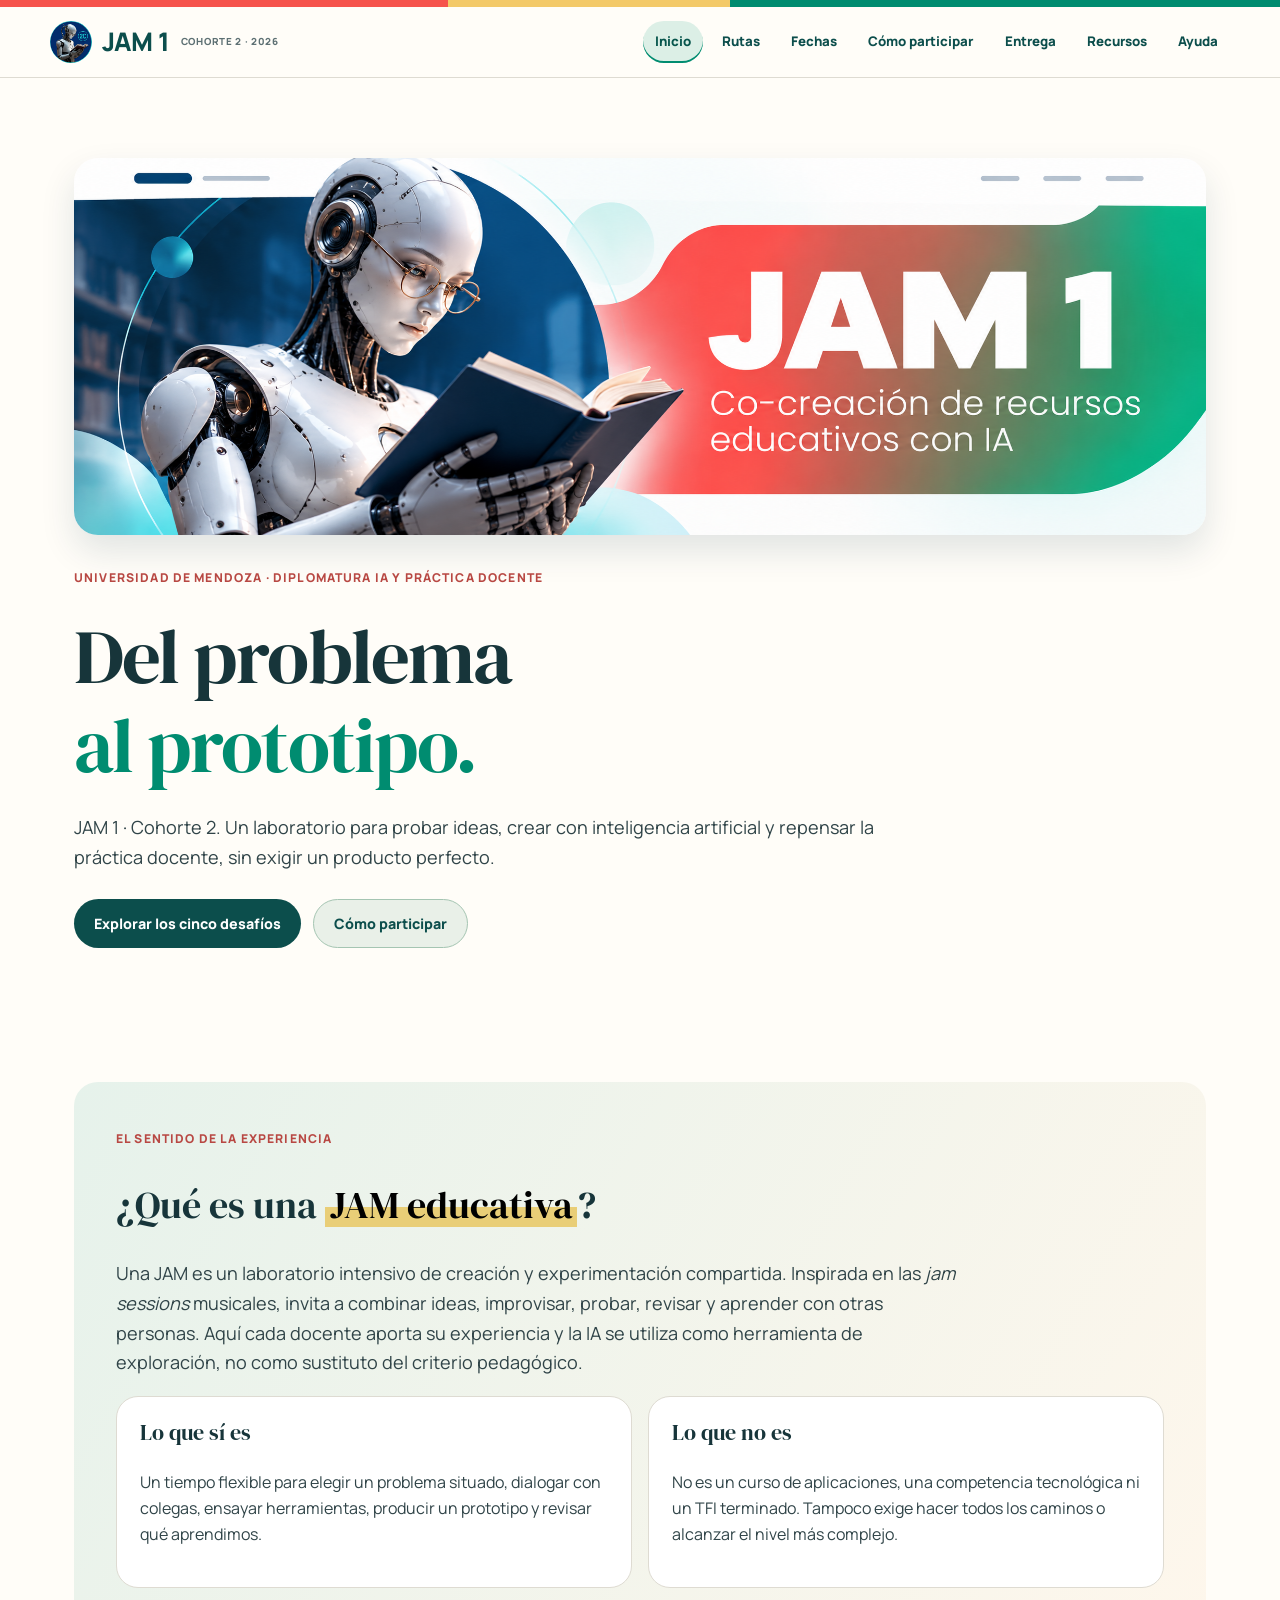
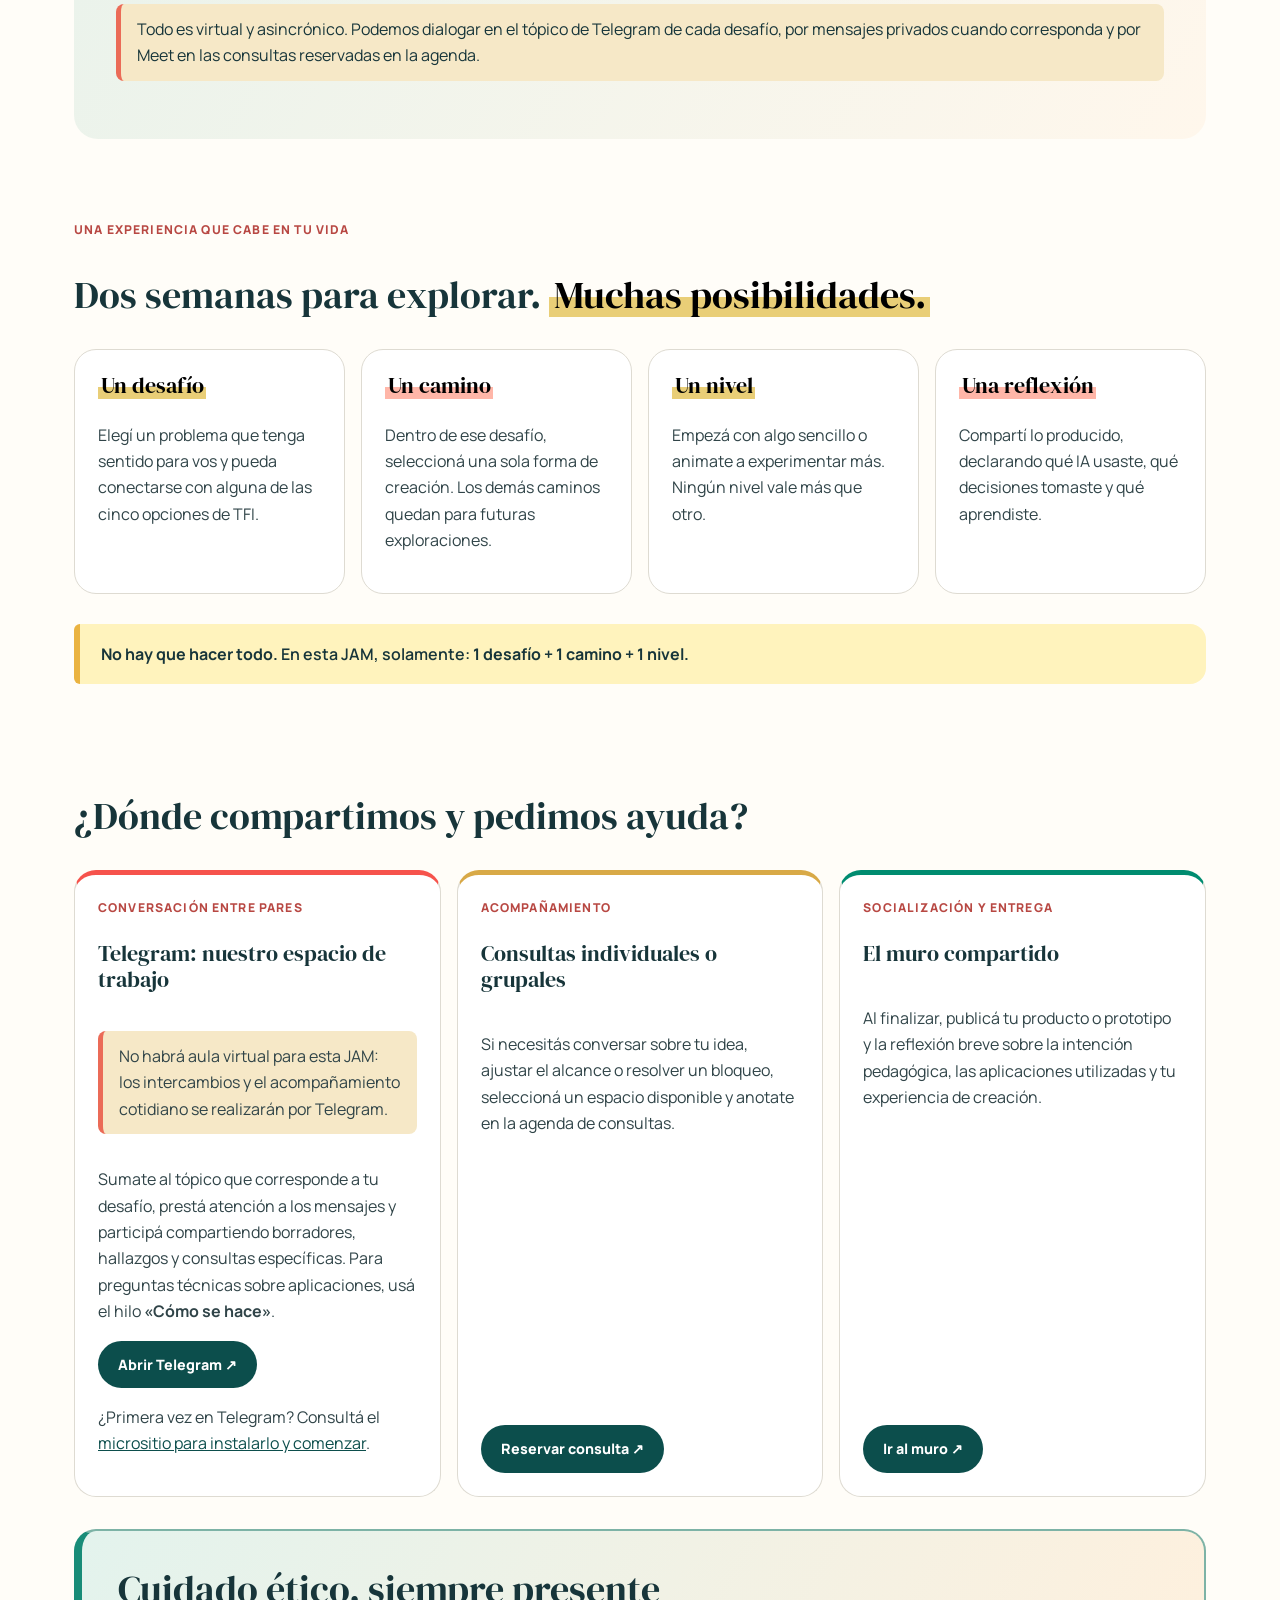
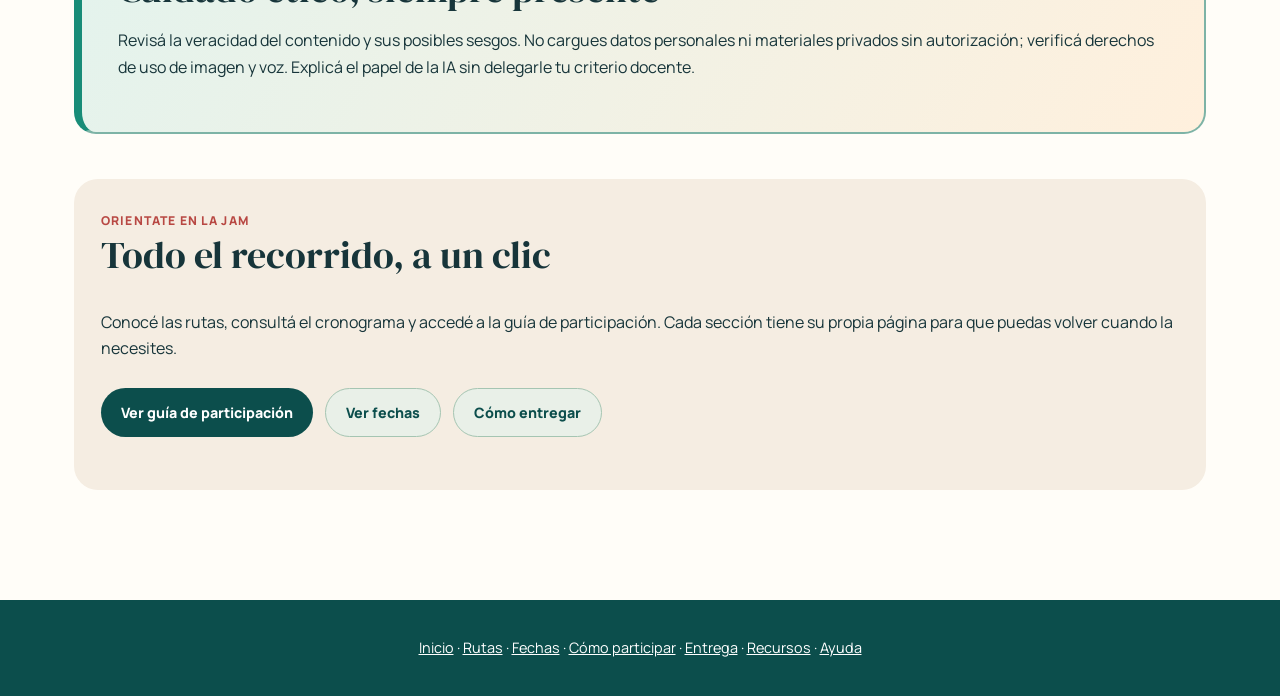
<file: index.html>
<!DOCTYPE html>

<html lang="es"><head><meta charset="utf-8"/><meta content="width=device-width,initial-scale=1" name="viewport"/><meta content="#fffdf8" name="theme-color"/><title>Inicio · JAM 1 Cohorte 2</title><link href="estilos.css" rel="stylesheet"/></head><body><div class="topline"></div><header class="site-header"><a class="brand" href="index.html"><img alt="Logo Diplomatura IA" class="brand-logo" src="imagenes/logo-diplo.png"/>JAM 1 <small>COHORTE 2 · 2026</small></a><button aria-controls="primary-nav" aria-expanded="false" aria-label="Abrir menú" class="menu-toggle"><svg fill="none" height="24" stroke="currentColor" stroke-width="2" viewbox="0 0 24 24" width="24"><path d="M4 7h16M4 12h16M4 17h16"></path></svg></button><nav id="primary-nav"><a aria-current="page" class="is-current" href="index.html">Inicio</a><a href="desafios.html">Rutas</a><a href="fechas.html">Fechas</a><a href="guia.html">Cómo participar</a><a href="entrega.html">Entrega</a><a href="recursos.html">Recursos</a><a href="ayuda.html">Ayuda</a></nav></header><main class="wrap"><section class="hero-new"><img alt="JAM 1: robot leyendo y composición educativa" class="hero-banner" src="imagenes/portada.png"/><div><span class="overline">UNIVERSIDAD DE MENDOZA · DIPLOMATURA IA Y PRÁCTICA DOCENTE</span><h1>Del problema<br/><em>al prototipo.</em></h1><p class="lead">JAM 1 · Cohorte 2. Un laboratorio para probar ideas, crear con inteligencia artificial y repensar la práctica docente, sin exigir un producto perfecto.</p><div class="hero-actions"><a class="primary link-btn" href="desafios.html">Explorar los cinco desafíos</a><a class="secondary-btn link-btn" href="guia.html">Cómo participar</a></div></div></section><section class="jam-explained" id="que-es">
<span class="overline">EL SENTIDO DE LA EXPERIENCIA</span>
<h2>¿Qué es una <mark>JAM educativa</mark>?</h2>
<p class="lead">Una JAM es un laboratorio intensivo de creación y experimentación compartida. Inspirada en las <em>jam sessions</em> musicales, invita a combinar ideas, improvisar, probar, revisar y aprender con otras personas. Aquí cada docente aporta su experiencia y la IA se utiliza como herramienta de exploración, no como sustituto del criterio pedagógico.</p>
<div class="feature-grid two">
<article class="feature"><h3>Lo que sí es</h3><p>Un tiempo flexible para elegir un problema situado, dialogar con colegas, ensayar herramientas, producir un prototipo y revisar qué aprendimos.</p></article>
<article class="feature"><h3>Lo que no es</h3><p>No es un curso de aplicaciones, una competencia tecnológica ni un TFI terminado. Tampoco exige hacer todos los caminos o alcanzar el nivel más complejo.</p></article>
</div><p class="accent-note">Todo es virtual y asincrónico. Podemos dialogar en el tópico de Telegram de cada desafío, por mensajes privados cuando corresponda y por Meet en las consultas reservadas en la agenda.</p></section><section class="highlight-section" id="la-jam"><span class="overline">UNA EXPERIENCIA QUE CABE EN TU VIDA</span><h2>Dos semanas para explorar. <mark>Muchas posibilidades.</mark></h2><div class="feature-grid"><article class="feature"><h3><mark>Un desafío</mark></h3><p>Elegí un problema que tenga sentido para vos y pueda conectarse con alguna de las cinco opciones de TFI.</p></article><article class="feature"><h3><mark class="coral-mark">Un camino</mark></h3><p>Dentro de ese desafío, seleccioná una sola forma de creación. Los demás caminos quedan para futuras exploraciones.</p></article><article class="feature"><h3><mark>Un nivel</mark></h3><p>Empezá con algo sencillo o animate a experimentar más. Ningún nivel vale más que otro.</p></article><article class="feature"><h3><mark class="coral-mark">Una reflexión</mark></h3><p>Compartí lo producido, declarando qué IA usaste, qué decisiones tomaste y qué aprendiste.</p></article></div><div class="marker-banner"><strong>No hay que hacer todo.</strong> En esta JAM, solamente: <strong>1 desafío + 1 camino + 1 nivel.</strong></div></section><section><h2>¿Dónde compartimos y pedimos ayuda?</h2><div class="support-grid"><article class="support-card"><span class="overline">CONVERSACIÓN ENTRE PARES</span><h3>Telegram: nuestro espacio de trabajo</h3><p class="mini-highlight">No habrá aula virtual para esta JAM: los intercambios y el acompañamiento cotidiano se realizarán por Telegram.</p><p>Sumate al tópico que corresponde a tu desafío, prestá atención a los mensajes y participá compartiendo borradores, hallazgos y consultas específicas. Para preguntas técnicas sobre aplicaciones, usá el hilo <strong>«Cómo se hace»</strong>.</p><a class="primary link-btn" href="https://t.me/+alE0Mpb996Q1ODQ5" rel="noopener" target="_blank">Abrir Telegram ↗</a><p>¿Primera vez en Telegram? Consultá el <a href="https://sites.google.com/um.edu.ar/pre-jam1/" rel="noopener" target="_blank">micrositio para instalarlo y comenzar</a>.</p></article><article class="support-card"><span class="overline">ACOMPAÑAMIENTO</span><h3>Consultas individuales o grupales</h3><p>Si necesitás conversar sobre tu idea, ajustar el alcance o resolver un bloqueo, seleccioná un espacio disponible y anotate en la agenda de consultas.</p><a class="primary link-btn" href="https://calendar.app.google/8DovjUr355Z3uxGn9" rel="noopener" target="_blank">Reservar consulta ↗</a></article><article class="support-card"><span class="overline">SOCIALIZACIÓN Y ENTREGA</span><h3>El muro compartido</h3><p>Al finalizar, publicá tu producto o prototipo y la reflexión breve sobre la intención pedagógica, las aplicaciones utilizadas y tu experiencia de creación.</p><a class="primary link-btn" href="https://padlet.com/educatecno/jam1_diploia2" rel="noopener" target="_blank">Ir al muro ↗</a></article></div></section><section class="ethics-panel"><h2>Cuidado ético, siempre presente</h2><p>Revisá la veracidad del contenido y sus posibles sesgos. No cargues datos personales ni materiales privados sin autorización; verificá derechos de uso de imagen y voz. Explicá el papel de la IA sin delegarle tu criterio docente.</p></section><section class="after-grid"><span class="overline">ORIENTATE EN LA JAM</span><h2>Todo el recorrido, a un clic</h2><p>Conocé las rutas, consultá el cronograma y accedé a la guía de participación. Cada sección tiene su propia página para que puedas volver cuando la necesites.</p><div class="hero-actions"><a class="primary link-btn" href="guia.html">Ver guía de participación</a><a class="secondary-btn link-btn" href="fechas.html">Ver fechas</a><a class="secondary-btn link-btn" href="entrega.html">Cómo entregar</a></div></section></main><footer><a href="index.html">Inicio</a> · <a href="desafios.html">Rutas</a> · <a href="fechas.html">Fechas</a> · <a href="guia.html">Cómo participar</a> · <a href="entrega.html">Entrega</a> · <a href="recursos.html">Recursos</a> · <a href="ayuda.html">Ayuda</a></footer><script src="app.js"></script></body></html>
</file>
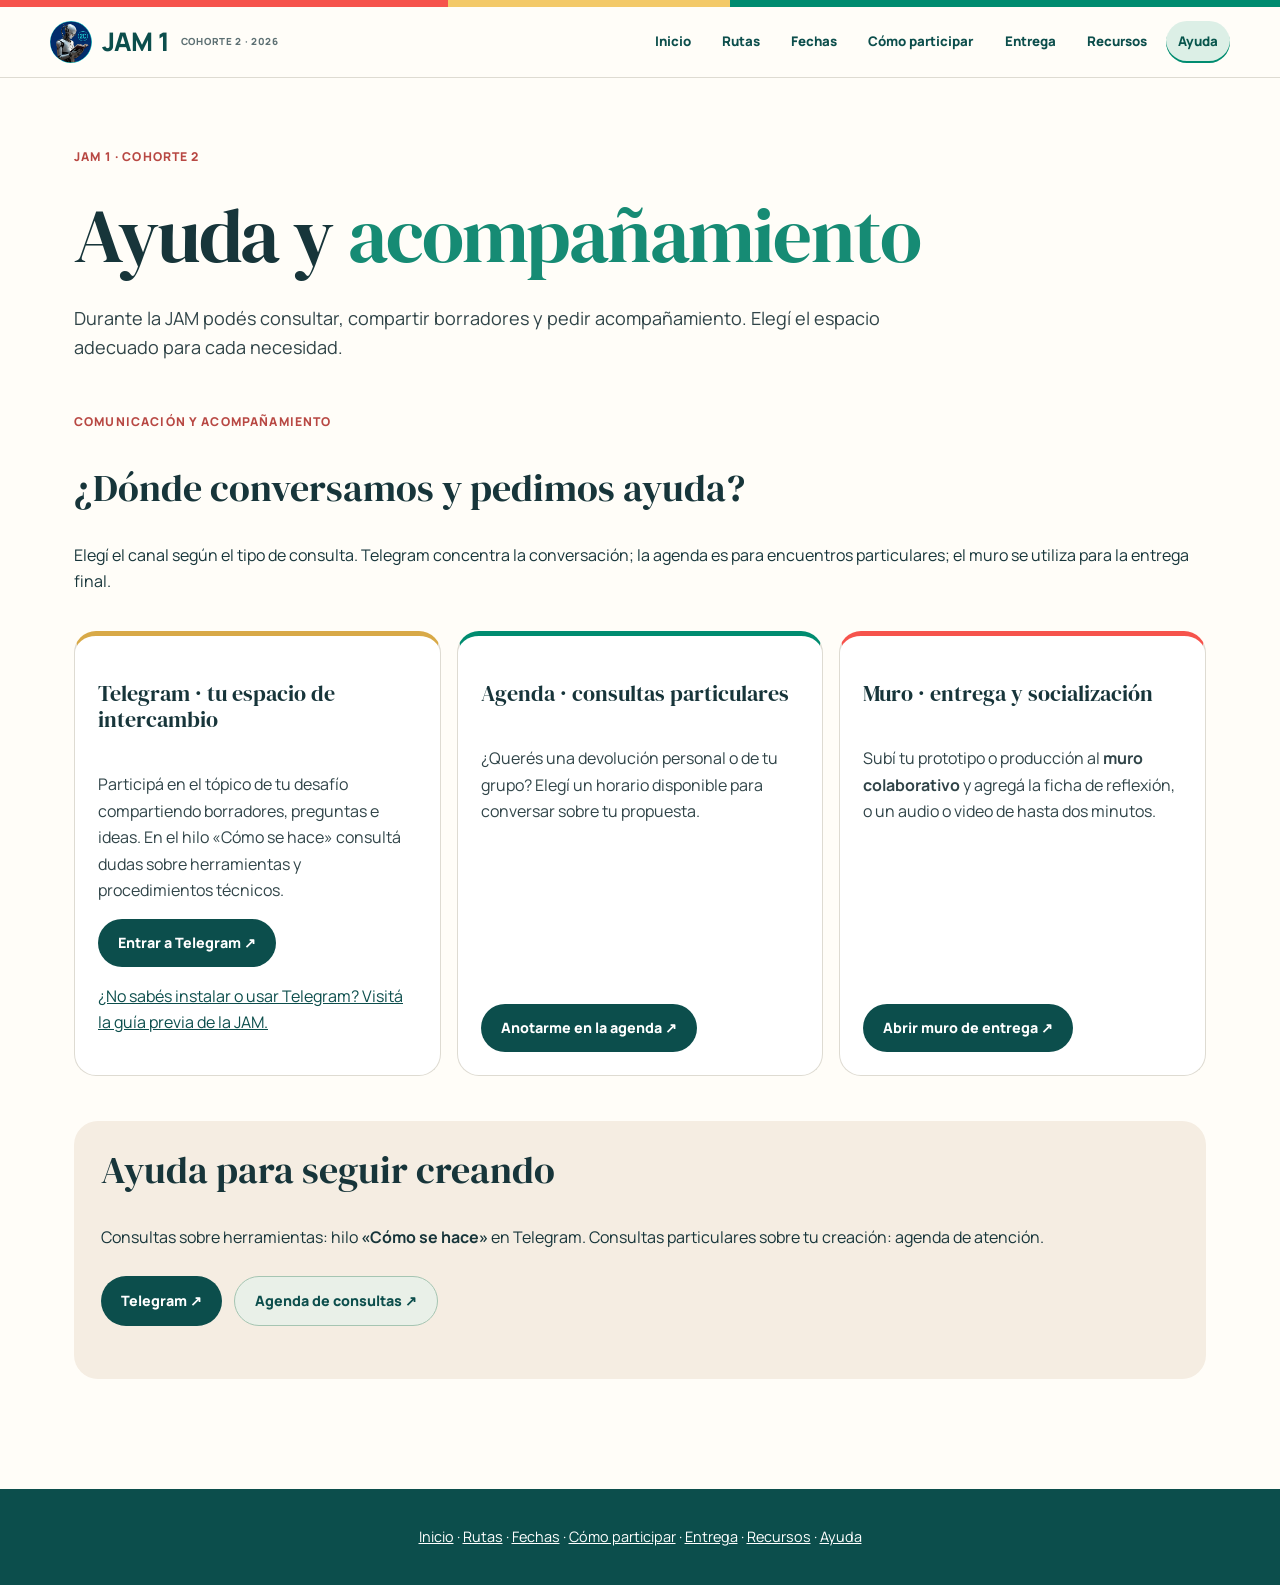
<file: ayuda.html>
<!DOCTYPE html>

<html lang="es"><head><meta charset="utf-8"/><meta content="width=device-width,initial-scale=1" name="viewport"/><meta content="#fffdf8" name="theme-color"/><title>Ayuda y acompañamiento · JAM 1 Cohorte 2</title><link href="estilos.css" rel="stylesheet"/></head><body><div class="topline"></div><header class="site-header"><a class="brand" href="index.html"><img alt="Logo Diplomatura IA" class="brand-logo" src="imagenes/logo-diplo.png"/>JAM 1 <small>COHORTE 2 · 2026</small></a><button aria-controls="primary-nav" aria-expanded="false" aria-label="Abrir menú" class="menu-toggle"><svg fill="none" height="24" stroke="currentColor" stroke-width="2" viewbox="0 0 24 24" width="24"><path d="M4 7h16M4 12h16M4 17h16"></path></svg></button><nav id="primary-nav"><a href="index.html">Inicio</a><a href="desafios.html">Rutas</a><a href="fechas.html">Fechas</a><a href="guia.html">Cómo participar</a><a href="entrega.html">Entrega</a><a href="recursos.html">Recursos</a><a aria-current="page" class="is-current" href="ayuda.html">Ayuda</a></nav></header><main class="wrap"><section class="page-intro"><span class="overline">JAM 1 · COHORTE 2</span><h1>Ayuda y <em>acompañamiento</em></h1><p class="lead">Durante la JAM podés consultar, compartir borradores y pedir acompañamiento. Elegí el espacio adecuado para cada necesidad.</p></section><section class="support-grid"><div class="section-heading" id="ayuda"><span class="overline">COMUNICACIÓN Y ACOMPAÑAMIENTO</span><h2 id="ayuda-titulo">¿Dónde conversamos y pedimos ayuda?</h2><p>Elegí el canal según el tipo de consulta. Telegram concentra la conversación; la agenda es para encuentros particulares; el muro se utiliza para la entrega final.</p></div><article class="support-card"><h3>Telegram · tu espacio de intercambio</h3><p>Participá en el tópico de tu desafío compartiendo borradores, preguntas e ideas. En el hilo «Cómo se hace» consultá dudas sobre herramientas y procedimientos técnicos.</p><a class="primary link-btn" href="https://t.me/+alE0Mpb996Q1ODQ5" rel="noopener" target="_blank">Entrar a Telegram ↗</a><p><a href="https://sites.google.com/um.edu.ar/pre-jam1/" rel="noopener" target="_blank">¿No sabés instalar o usar Telegram? Visitá la guía previa de la JAM.</a></p></article><article class="support-card"><h3>Agenda · consultas particulares</h3><p>¿Querés una devolución personal o de tu grupo? Elegí un horario disponible para conversar sobre tu propuesta.</p><a class="primary link-btn" href="https://calendar.app.google/8DovjUr355Z3uxGn9" rel="noopener" target="_blank">Anotarme en la agenda ↗</a></article><article class="support-card"><h3>Muro · entrega y socialización</h3><p>Subí tu prototipo o producción al <strong>muro colaborativo</strong> y agregá la ficha de reflexión, o un audio o video de hasta dos minutos.</p><a class="primary link-btn" href="https://padlet.com/educatecno/jam1_diploia2" rel="noopener" target="_blank">Abrir muro de entrega ↗</a></article></section><section class="after-grid"><h2>Ayuda para seguir creando</h2><p>Consultas sobre herramientas: hilo <strong>«Cómo se hace»</strong> en Telegram. Consultas particulares sobre tu creación: agenda de atención.</p><div class="hero-actions"><a class="primary link-btn" href="https://t.me/+alE0Mpb996Q1ODQ5" rel="noopener" target="_blank">Telegram ↗</a><a class="secondary-btn link-btn" href="https://calendar.app.google/8DovjUr355Z3uxGn9" rel="noopener" target="_blank">Agenda de consultas ↗</a></div></section></main><footer><a href="index.html">Inicio</a> · <a href="desafios.html">Rutas</a> · <a href="fechas.html">Fechas</a> · <a href="guia.html">Cómo participar</a> · <a href="entrega.html">Entrega</a> · <a href="recursos.html">Recursos</a> · <a href="ayuda.html">Ayuda</a></footer><script src="app.js"></script></body></html>
</file>
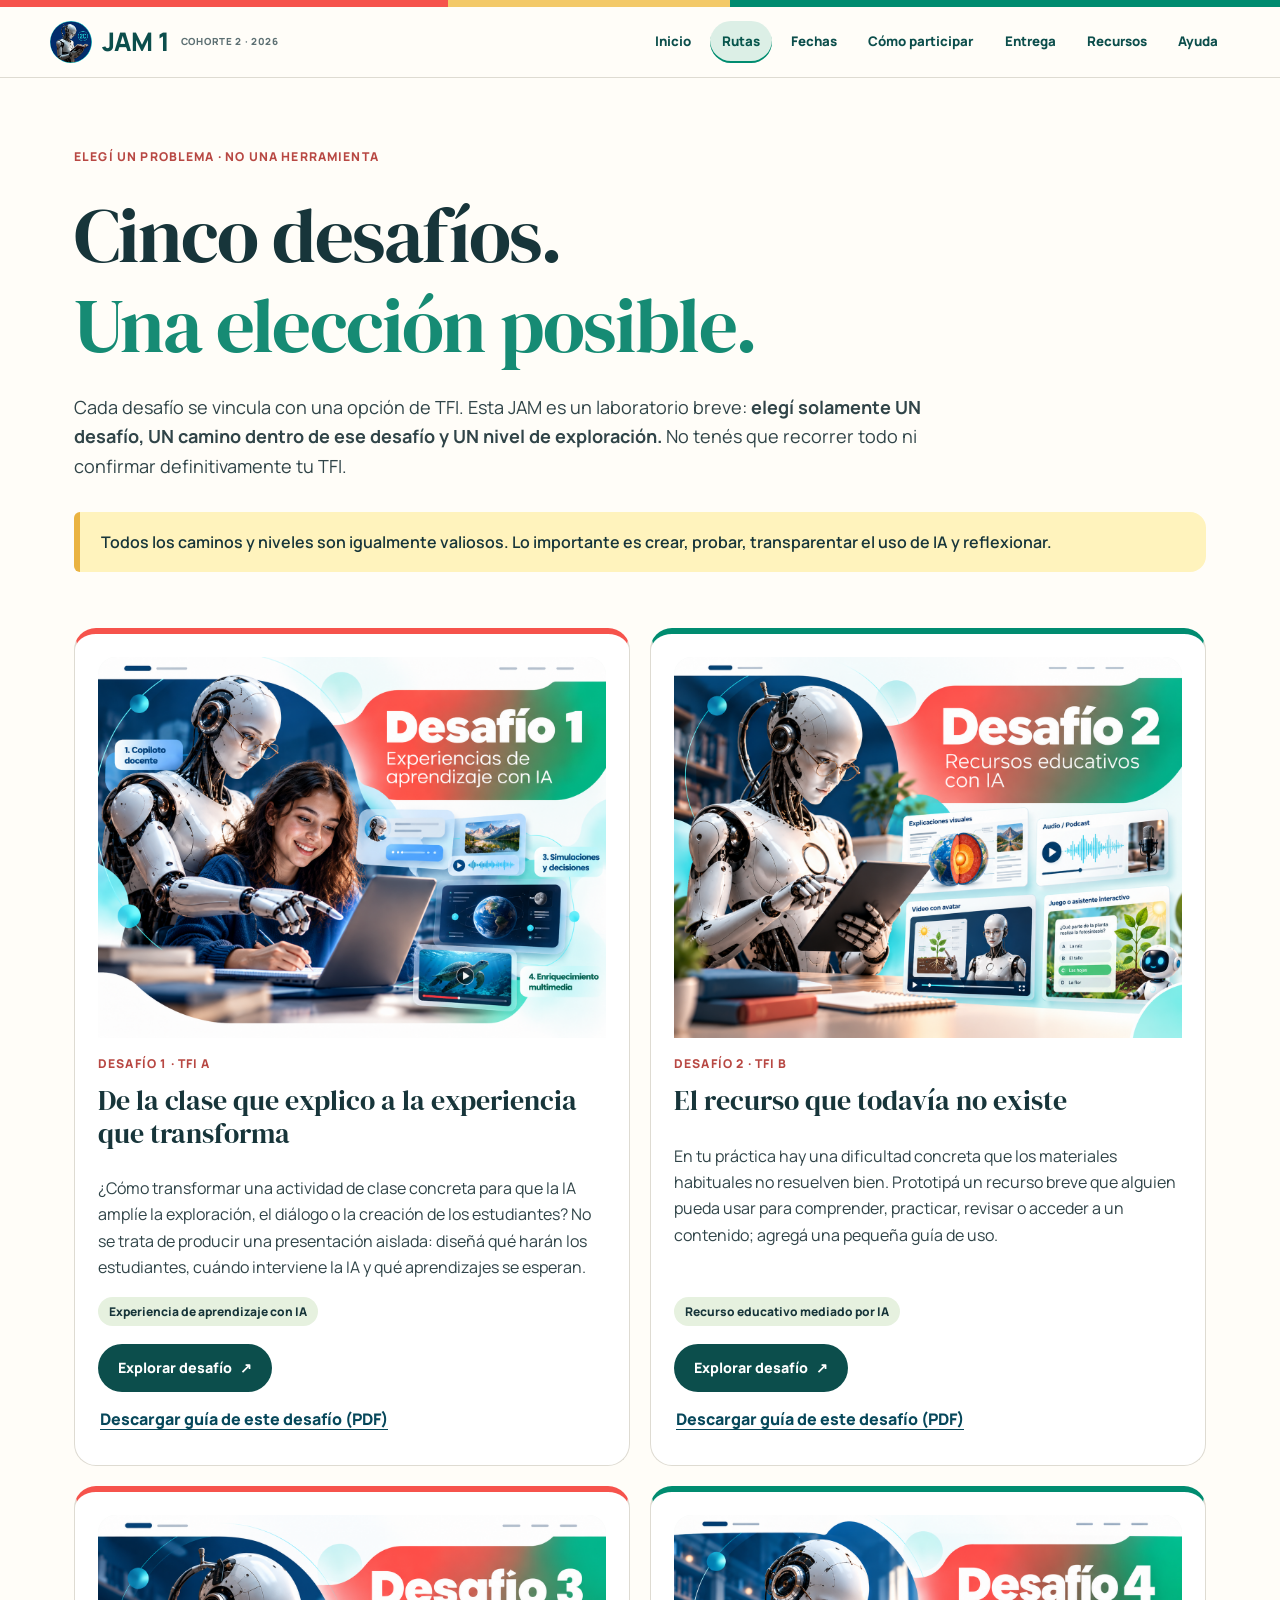
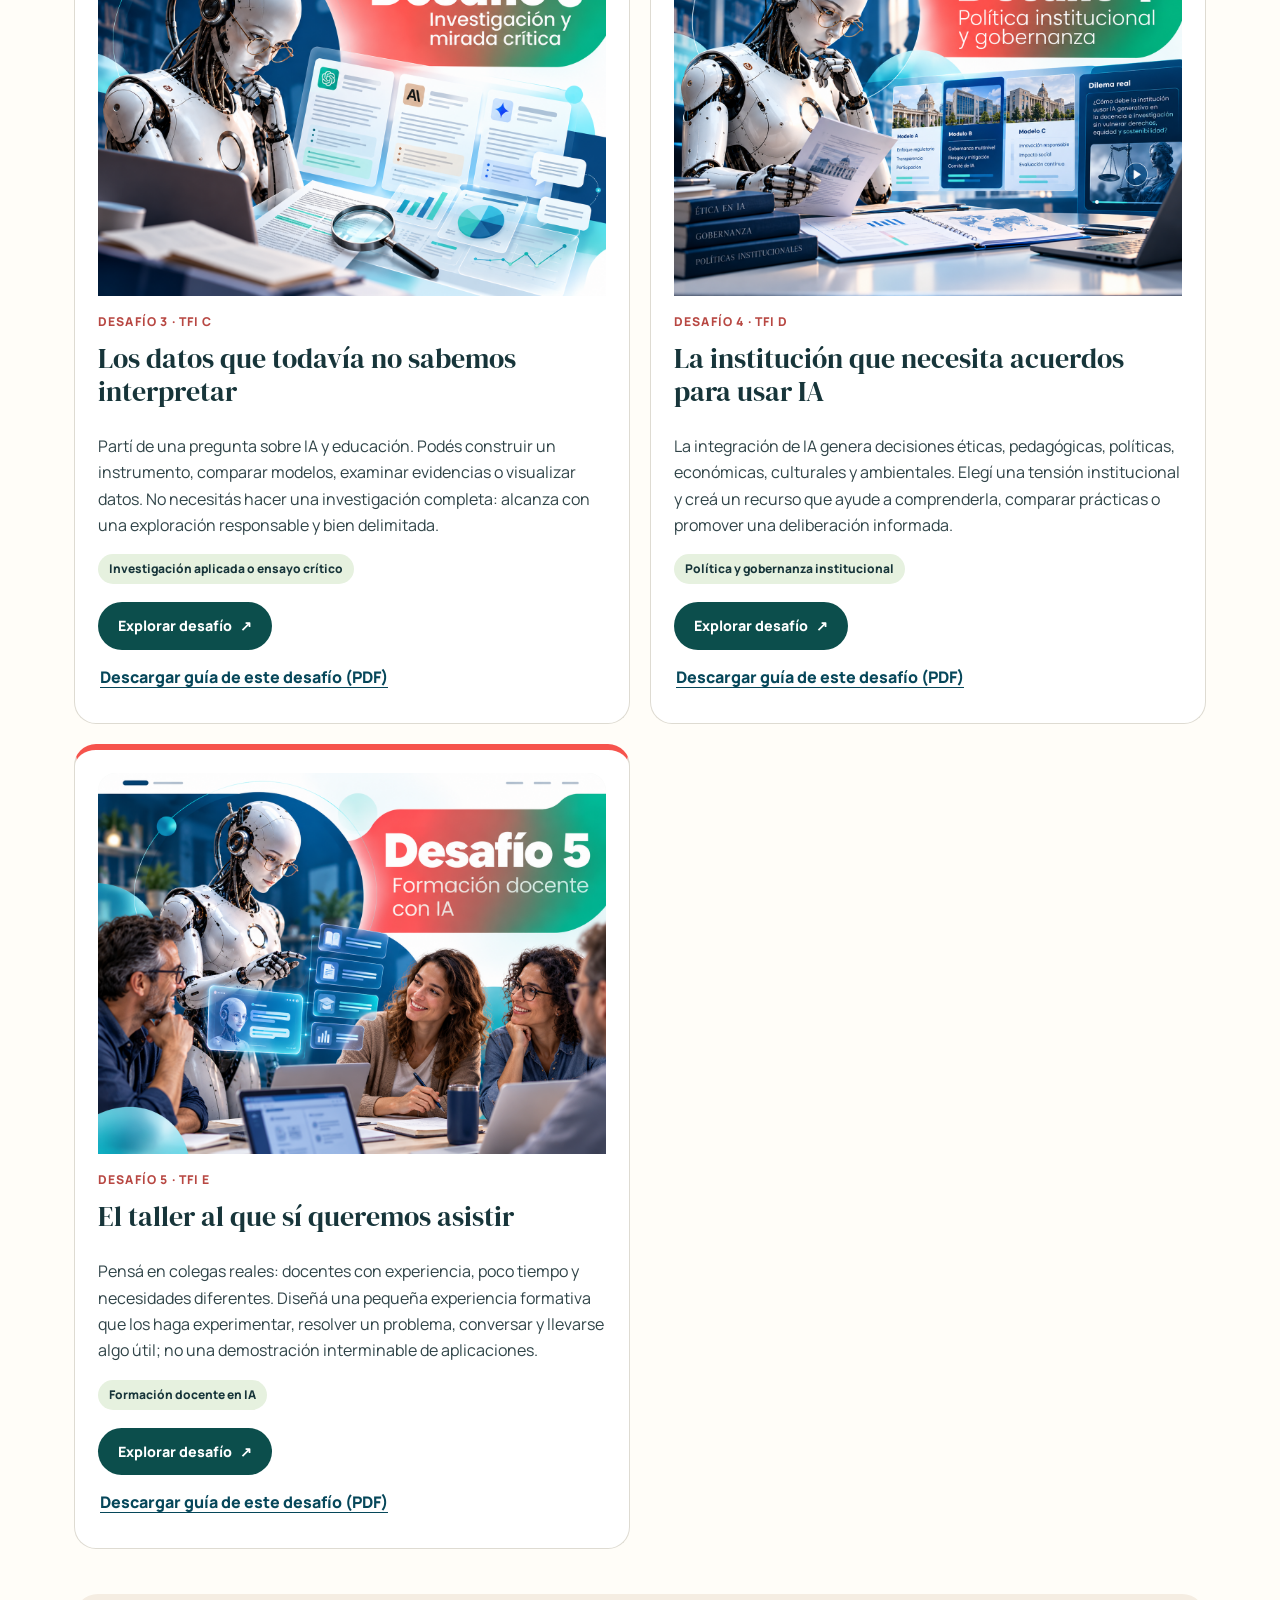
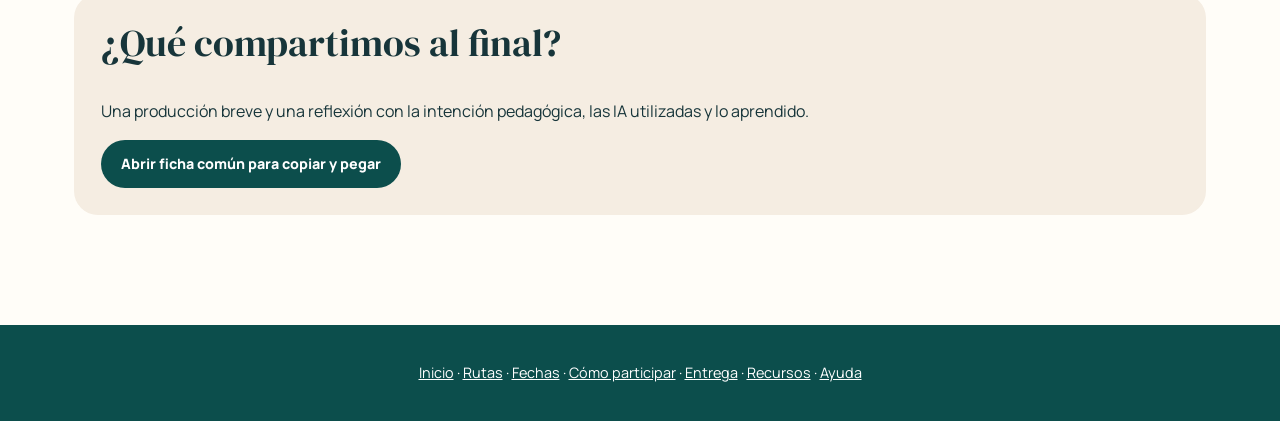
<file: desafios.html>
<!DOCTYPE html>

<html lang="es"><head><meta charset="utf-8"/><meta content="width=device-width,initial-scale=1" name="viewport"/><meta content="#fffdf8" name="theme-color"/><title>Cinco desafíos · JAM 1 Cohorte 2</title><link href="estilos.css" rel="stylesheet"/></head><body><div class="topline"></div><header class="site-header"><a class="brand" href="index.html"><img alt="Logo Diplomatura IA" class="brand-logo" src="imagenes/logo-diplo.png"/>JAM 1 <small>COHORTE 2 · 2026</small></a><button aria-controls="primary-nav" aria-expanded="false" aria-label="Abrir menú" class="menu-toggle"><svg fill="none" height="24" stroke="currentColor" stroke-width="2" viewbox="0 0 24 24" width="24"><path d="M4 7h16M4 12h16M4 17h16"></path></svg></button><nav id="primary-nav"><a href="index.html">Inicio</a><a aria-current="page" class="is-current" href="desafios.html">Rutas</a><a href="fechas.html">Fechas</a><a href="guia.html">Cómo participar</a><a href="entrega.html">Entrega</a><a href="recursos.html">Recursos</a><a href="ayuda.html">Ayuda</a></nav></header><main class="wrap"><section class="page-intro"><span class="overline">ELEGÍ UN PROBLEMA · NO UNA HERRAMIENTA</span><h1>Cinco desafíos.<br/><em>Una elección posible.</em></h1><p class="lead">Cada desafío se vincula con una opción de TFI. Esta JAM es un laboratorio breve: <strong>elegí solamente UN desafío, UN camino dentro de ese desafío y UN nivel de exploración.</strong> No tenés que recorrer todo ni confirmar definitivamente tu TFI.</p><div class="marker-banner">Todos los caminos y niveles son igualmente valiosos. Lo importante es crear, probar, transparentar el uso de IA y reflexionar.</div></section><section class="challenge-grid"><article class="challenge-card"><div class="art art-1"><img alt="Imagen del desafío 1" class="challenge-image" src="imagenes/desafio-1.png"/></div><span class="overline">DESAFÍO 1 · TFI A</span><h2>De la clase que explico a la experiencia que transforma</h2><p>¿Cómo transformar una actividad de clase concreta para que la IA amplíe la exploración, el diálogo o la creación de los estudiantes? No se trata de producir una presentación aislada: diseñá qué harán los estudiantes, cuándo interviene la IA y qué aprendizajes se esperan.</p><div class="card-bottom"><span class="pill">Experiencia de aprendizaje con IA</span><button class="primary" data-open="challenge1">Explorar desafío <span aria-hidden="true">↗</span></button></div><a class="pdf-link" download="" href="descargas/desafio-1-guia.pdf" rel="noopener" target="_blank">Descargar guía de este desafío (PDF)</a></article><article class="challenge-card"><div class="art art-2"><img alt="Imagen del desafío 2" class="challenge-image" src="imagenes/desafio-2.png"/></div><span class="overline">DESAFÍO 2 · TFI B</span><h2>El recurso que todavía no existe</h2><p>En tu práctica hay una dificultad concreta que los materiales habituales no resuelven bien. Prototipá un recurso breve que alguien pueda usar para comprender, practicar, revisar o acceder a un contenido; agregá una pequeña guía de uso.</p><div class="card-bottom"><span class="pill">Recurso educativo mediado por IA</span><button class="primary" data-open="challenge2">Explorar desafío <span aria-hidden="true">↗</span></button></div><a class="pdf-link" download="" href="descargas/desafio-2-guia.pdf" rel="noopener" target="_blank">Descargar guía de este desafío (PDF)</a></article><article class="challenge-card"><div class="art art-3"><img alt="Imagen del desafío 3" class="challenge-image" src="imagenes/desafio-3.png"/></div><span class="overline">DESAFÍO 3 · TFI C</span><h2>Los datos que todavía no sabemos interpretar</h2><p>Partí de una pregunta sobre IA y educación. Podés construir un instrumento, comparar modelos, examinar evidencias o visualizar datos. No necesitás hacer una investigación completa: alcanza con una exploración responsable y bien delimitada.</p><div class="card-bottom"><span class="pill">Investigación aplicada o ensayo crítico</span><button class="primary" data-open="challenge3">Explorar desafío <span aria-hidden="true">↗</span></button></div><a class="pdf-link" download="" href="descargas/desafio-3-guia.pdf" rel="noopener" target="_blank">Descargar guía de este desafío (PDF)</a></article><article class="challenge-card"><div class="art art-4"><img alt="Imagen del desafío 4" class="challenge-image" src="imagenes/desafio-4.png"/></div><span class="overline">DESAFÍO 4 · TFI D</span><h2>La institución que necesita acuerdos para usar IA</h2><p>La integración de IA genera decisiones éticas, pedagógicas, políticas, económicas, culturales y ambientales. Elegí una tensión institucional y creá un recurso que ayude a comprenderla, comparar prácticas o promover una deliberación informada.</p><div class="card-bottom"><span class="pill">Política y gobernanza institucional</span><button class="primary" data-open="challenge4">Explorar desafío <span aria-hidden="true">↗</span></button></div><a class="pdf-link" download="" href="descargas/desafio-4-guia.pdf" rel="noopener" target="_blank">Descargar guía de este desafío (PDF)</a></article><article class="challenge-card"><div class="art art-5"><img alt="Imagen del desafío 5" class="challenge-image" src="imagenes/desafio-5.png"/></div><span class="overline">DESAFÍO 5 · TFI E</span><h2>El taller al que sí queremos asistir</h2><p>Pensá en colegas reales: docentes con experiencia, poco tiempo y necesidades diferentes. Diseñá una pequeña experiencia formativa que los haga experimentar, resolver un problema, conversar y llevarse algo útil; no una demostración interminable de aplicaciones.</p><div class="card-bottom"><span class="pill">Formación docente en IA</span><button class="primary" data-open="challenge5">Explorar desafío <span aria-hidden="true">↗</span></button></div><a class="pdf-link" download="" href="descargas/desafio-5-guia.pdf" rel="noopener" target="_blank">Descargar guía de este desafío (PDF)</a></article></section><section class="after-grid"><h2>¿Qué compartimos al final?</h2><p>Una producción breve y una reflexión con la intención pedagógica, las IA utilizadas y lo aprendido.</p><button class="primary" data-open="ficha">Abrir ficha común para copiar y pegar</button></section><dialog aria-labelledby="title1" id="challenge1"><div class="modal-head"><span>DESAFÍO 1 · OPCIÓN TFI A</span><button aria-label="Cerrar ventana" class="close-modal" data-close="">Cerrar ×</button></div><div class="modal-scroll"><img alt="Identidad gráfica del desafío 1" class="dialog-cover" loading="lazy" src="imagenes/desafio-1.png"/><h2 id="title1">De la clase que explico a la experiencia que transforma</h2><p class="lead">¿Cómo transformar una actividad de clase concreta para que la IA amplíe la exploración, el diálogo o la creación de los estudiantes? No se trata de producir una presentación aislada: diseñá qué harán los estudiantes, cuándo interviene la IA y qué aprendizajes se esperan.</p><div class="notice"><strong>Tu elección para esta JAM:</strong> un desafío + un camino + un nivel. Los demás quedan disponibles para mirar cuando quieras.</div><h3 class="section-label">Cuatro caminos diferentes: elegí uno</h3><div class="routes"><article class="route"><div class="route-number">CAMINO A</div><h3>Una clase enriquecida: IA copiloto del docente</h3><p>Seleccioná una clase que ya das. Conversá con la IA para rediseñar una actividad y agregá un medio que ayude a pensar: una imagen-problema, una explicación sonora o un video breve. Ejemplo: enseñar ecosistemas con un diagrama de Napkin y un audio de personajes; los estudiantes comparan las representaciones y explican relaciones.</p><p class="app-links"><strong>IA y aplicaciones:</strong> <a href="https://chatgpt.com" rel="noopener" target="_blank">ChatGPT</a> · <a href="https://gemini.google.com" rel="noopener" target="_blank">Gemini</a> · <a href="https://claude.ai" rel="noopener" target="_blank">Claude</a> · <a href="https://www.napkin.ai" rel="noopener" target="_blank">Napkin</a> · <a href="https://www.canva.com/ai" rel="noopener" target="_blank">Canva IA</a> · <a href="https://elevenlabs.io" rel="noopener" target="_blank">ElevenLabs</a> · <a href="https://es.vidnoz.com" rel="noopener" target="_blank">Vidnoz</a></p><button aria-controls="prompt-1-A" aria-expanded="false" class="prompt-toggle" data-prompt="prompt-1-A">Ver un prompt para empezar <span aria-hidden="true">＋</span></button><div class="prompt-box" hidden="" id="prompt-1-A"><p class="overline">MODELO ADAPTABLE · PERSONALIZÁ LO QUE ESTÁ ENTRE CORCHETES</p><blockquote>Soy docente de [área y nivel]. Tengo esta actividad: [describirla]. Ayudame a transformarla en una propuesta de 20 minutos donde estudiantes [objetivo]. Proponé un problema inicial y sugerí cómo integrar una imagen, audio o video generado con IA; indicá qué deben hacer los estudiantes y cómo comprobar la comprensión.</blockquote><button class="copy-prompt" data-copy="prompt-1-A">Copiar prompt</button></div></article><article class="route"><div class="route-number">CAMINO B</div><h3>Estudiantes que dialogan críticamente con IA</h3><p>Diseñá una consigna en la que el alumnado converse con ChatGPT, Gemini, Claude o un espacio de trabajo organizado por proyecto, solicite contraargumentos y contraste respuestas con fuentes. Ejemplo: debatir explicaciones alternativas de un fenómeno y justificar cuál tiene más evidencia.</p><p class="app-links"><strong>IA y aplicaciones:</strong> <a href="https://chatgpt.com" rel="noopener" target="_blank">ChatGPT</a> · <a href="https://gemini.google.com" rel="noopener" target="_blank">Gemini</a> · <a href="https://claude.ai" rel="noopener" target="_blank">Claude</a> · <a href="https://poe.com" rel="noopener" target="_blank">Poe</a></p><button aria-controls="prompt-1-B" aria-expanded="false" class="prompt-toggle" data-prompt="prompt-1-B">Ver un prompt para empezar <span aria-hidden="true">＋</span></button><div class="prompt-box" hidden="" id="prompt-1-B"><p class="overline">MODELO ADAPTABLE · PERSONALIZÁ LO QUE ESTÁ ENTRE CORCHETES</p><blockquote>Diseñá una actividad para [nivel] sobre [tema] en la que los estudiantes conversen con una IA. Incluí preguntas que les hagan pedir explicaciones, buscar contraejemplos, verificar fuentes y escribir una conclusión propia. Evitá que la IA les dé la solución final directamente.</blockquote><button class="copy-prompt" data-copy="prompt-1-B">Copiar prompt</button></div></article><article class="route"><div class="route-number">CAMINO C</div><h3>Decisiones dentro de una simulación</h3><p>Creá con IA un caso ficticio en el que estudiantes deban decidir y justificar. Puede ser una entrevista histórica, un paciente simulado, una negociación o un laboratorio de variables. La IA puede generar un juego navegable con código o representar un personaje conversacional.</p><p class="app-links"><strong>IA y aplicaciones:</strong> <a href="https://claude.ai" rel="noopener" target="_blank">Claude</a> · <a href="https://aistudio.google.com" rel="noopener" target="_blank">Google AI Studio</a> · <a href="https://chatgpt.com" rel="noopener" target="_blank">ChatGPT</a> · <a href="https://gemini.google.com" rel="noopener" target="_blank">Gemini</a> · <a href="https://www.canva.com/ai" rel="noopener" target="_blank">Canva Code</a> · <a href="https://chat.qwen.ai" rel="noopener" target="_blank">Qwen</a></p><button aria-controls="prompt-1-C" aria-expanded="false" class="prompt-toggle" data-prompt="prompt-1-C">Ver un prompt para empezar <span aria-hidden="true">＋</span></button><div class="prompt-box" hidden="" id="prompt-1-C"><p class="overline">MODELO ADAPTABLE · PERSONALIZÁ LO QUE ESTÁ ENTRE CORCHETES</p><blockquote>Creá un prototipo breve de simulación para [nivel y tema]. Presentá una situación ficticia y tres decisiones posibles. Ante cada elección, ofrecé consecuencias verosímiles, sin etiquetar automáticamente al estudiante como correcto o incorrecto. Cerrá con preguntas de justificación y revisión.</blockquote><button class="copy-prompt" data-copy="prompt-1-C">Copiar prompt</button></div></article><article class="route"><div class="route-number">CAMINO D</div><h3>Una clase multimodal con distintas puertas de entrada</h3><p>Diseñá una microsecuencia que combine dos medios generados con IA: una narración y una imagen, un breve avatar y un esquema, o un audio más una actividad de escritura. Lo importante es que los medios cumplan funciones distintas y no repitan lo mismo.</p><p class="app-links"><strong>IA y aplicaciones:</strong> <a href="https://notebooklm.google.com" rel="noopener" target="_blank">Gemini Notebook</a> · <a href="https://www.canva.com/ai" rel="noopener" target="_blank">Canva IA</a> · <a href="https://www.napkin.ai" rel="noopener" target="_blank">Napkin</a> · <a href="https://suno.com" rel="noopener" target="_blank">Suno</a> · <a href="https://elevenlabs.io" rel="noopener" target="_blank">ElevenLabs</a> · <a href="https://es.vidnoz.com" rel="noopener" target="_blank">Vidnoz</a> · <a href="https://www.heygen.com" rel="noopener" target="_blank">HeyGen</a></p><button aria-controls="prompt-1-D" aria-expanded="false" class="prompt-toggle" data-prompt="prompt-1-D">Ver un prompt para empezar <span aria-hidden="true">＋</span></button><div class="prompt-box" hidden="" id="prompt-1-D"><p class="overline">MODELO ADAPTABLE · PERSONALIZÁ LO QUE ESTÁ ENTRE CORCHETES</p><blockquote>Ayudame a diseñar una microsecuencia de 15 minutos sobre [contenido] para [destinatarios]. Proponé dos medios diferentes creados con IA (por ejemplo, imagen y audio), explicá qué aporta cada uno y una actividad donde los estudiantes comparen, cuestionen o apliquen lo aprendido.</blockquote><button class="copy-prompt" data-copy="prompt-1-D">Copiar prompt</button></div></article></div><h3 class="section-label">Elegí un nivel de exploración</h3><p>No son una escala de calidad. Todos tienen el mismo valor; el tiempo total sigue siendo de ocho horas.</p><div class="level-grid"><article class="level-card"><b><span class="level-no">01</span> Me animo a empezar</b><p>Creá una versión breve usando una sola herramienta o una combinación muy sencilla. Probá que se comprenda y registrá qué aprendiste.</p></article><article class="level-card"><b><span class="level-no">02</span> Quiero explorar un poco más</b><p>Sumá una variante, una segunda prueba o una forma de interacción. Compará, verificá y mejorá el resultado.</p></article><article class="level-card"><b><span class="level-no">03</span> Me animo a ir más allá</b><p>Probá código asistido, una simulación, interacción avanzada o conexión de datos. Una función probada alcanza: no hace falta terminar una aplicación.</p></article></div><div class="notice ethical"><strong>Cuidado ético:</strong> revisá errores y sesgos; no subas información sensible ni datos identificables sin autorización. Explicá siempre qué hizo la IA y qué decidiste vos.</div><h3>Individual o grupal</h3><p>De forma individual, trabajás sobre un problema de tu contexto. En grupo, acuerden una creación posible, repartan la exploración y compartan un solo producto con su reflexión.</p><div class="modal-actions"><button class="secondary-btn" data-close-current="" data-open="ficha">Ver ficha común de entrega</button><a class="primary link-btn" href="https://t.me/+alE0Mpb996Q1ODQ5" rel="noopener" target="_blank">Ir a Telegram</a></div></div></dialog><dialog aria-labelledby="title2" id="challenge2"><div class="modal-head"><span>DESAFÍO 2 · OPCIÓN TFI B</span><button aria-label="Cerrar ventana" class="close-modal" data-close="">Cerrar ×</button></div><div class="modal-scroll"><img alt="Identidad gráfica del desafío 2" class="dialog-cover" loading="lazy" src="imagenes/desafio-2.png"/><h2 id="title2">El recurso que todavía no existe</h2><p class="lead">En tu práctica hay una dificultad concreta que los materiales habituales no resuelven bien. Prototipá un recurso breve que alguien pueda usar para comprender, practicar, revisar o acceder a un contenido; agregá una pequeña guía de uso.</p><div class="notice"><strong>Tu elección para esta JAM:</strong> un desafío + un camino + un nivel. Los demás quedan disponibles para mirar cuando quieras.</div><h3 class="section-label">Cuatro caminos diferentes: elegí uno</h3><div class="routes"><article class="route"><div class="route-number">CAMINO A</div><h3>Un concepto que se puede ver</h3><p>Transformá un concepto complejo en esquema, diagrama o mapa visual con IA. Ejemplo: representar visualmente las fases de un proceso y pedir a estudiantes que detecten un error o reorganicen los pasos.</p><p class="app-links"><strong>IA y aplicaciones:</strong> <a href="https://www.napkin.ai" rel="noopener" target="_blank">Napkin</a> · <a href="https://www.canva.com/ai" rel="noopener" target="_blank">Canva IA</a> · <a href="https://gamma.app" rel="noopener" target="_blank">Gamma</a> · <a href="https://www.adobe.com/express/" rel="noopener" target="_blank">Adobe Express</a></p><button aria-controls="prompt-2-A" aria-expanded="false" class="prompt-toggle" data-prompt="prompt-2-A">Ver un prompt para empezar <span aria-hidden="true">＋</span></button><div class="prompt-box" hidden="" id="prompt-2-A"><p class="overline">MODELO ADAPTABLE · PERSONALIZÁ LO QUE ESTÁ ENTRE CORCHETES</p><blockquote>Soy docente de [nivel]. Explicá visualmente [concepto] a estudiantes que suelen confundir [dificultad]. Proponé estructura de un esquema con no más de seis elementos y una pregunta para usar ese gráfico en clase.</blockquote><button class="copy-prompt" data-copy="prompt-2-A">Copiar prompt</button></div></article><article class="route"><div class="route-number">CAMINO B</div><h3>Un recurso para escuchar o mirar</h3><p>Creá una cápsula de audio, una canción breve o un video con avatar para explicar o problematizar una idea. Ejemplo: dos voces debaten un dilema y los estudiantes detectan argumentos.</p><p class="app-links"><strong>IA y aplicaciones:</strong> <a href="https://notebooklm.google.com" rel="noopener" target="_blank">Gemini Notebook</a> · <a href="https://suno.com" rel="noopener" target="_blank">Suno</a> · <a href="https://elevenlabs.io" rel="noopener" target="_blank">ElevenLabs</a> · <a href="https://es.vidnoz.com" rel="noopener" target="_blank">Vidnoz</a> · <a href="https://www.heygen.com" rel="noopener" target="_blank">HeyGen</a> · <a href="https://invideo.io" rel="noopener" target="_blank">InVideo AI</a></p><button aria-controls="prompt-2-B" aria-expanded="false" class="prompt-toggle" data-prompt="prompt-2-B">Ver un prompt para empezar <span aria-hidden="true">＋</span></button><div class="prompt-box" hidden="" id="prompt-2-B"><p class="overline">MODELO ADAPTABLE · PERSONALIZÁ LO QUE ESTÁ ENTRE CORCHETES</p><blockquote>Escribí el guion de una cápsula educativa de 60 a 90 segundos sobre [tema]. Debe presentar una pregunta auténtica, un ejemplo y una invitación a verificar o debatir. Indicá qué partes podrían narrarse con voz sintética y cuáles requieren revisión docente.</blockquote><button class="copy-prompt" data-copy="prompt-2-B">Copiar prompt</button></div></article><article class="route"><div class="route-number">CAMINO C</div><h3>Un juego o simulador creado mediante IA</h3><p>Pedí a una IA conversacional o Google AI Studio que construya un minijuego interactivo: clasificar, tomar decisiones, mover variables o resolver un reto con pistas. Probalo y corregí al menos un error.</p><p class="app-links"><strong>IA y aplicaciones:</strong> <a href="https://claude.ai" rel="noopener" target="_blank">Claude</a> · <a href="https://aistudio.google.com" rel="noopener" target="_blank">Google AI Studio</a> · <a href="https://chatgpt.com" rel="noopener" target="_blank">ChatGPT</a> · <a href="https://gemini.google.com" rel="noopener" target="_blank">Gemini</a> · <a href="https://www.canva.com/ai" rel="noopener" target="_blank">Canva Code</a> · <a href="https://chat.qwen.ai" rel="noopener" target="_blank">Qwen</a> · <a href="https://chat.deepseek.com" rel="noopener" target="_blank">DeepSeek</a> · <a href="https://chat.z.ai" rel="noopener" target="_blank">Z.ai</a> · <a href="https://manus.im" rel="noopener" target="_blank">Manus</a></p><button aria-controls="prompt-2-C" aria-expanded="false" class="prompt-toggle" data-prompt="prompt-2-C">Ver un prompt para empezar <span aria-hidden="true">＋</span></button><div class="prompt-box" hidden="" id="prompt-2-C"><p class="overline">MODELO ADAPTABLE · PERSONALIZÁ LO QUE ESTÁ ENTRE CORCHETES</p><blockquote>Generá un juego educativo sencillo para [nivel] sobre [contenido]. Debe tener instrucciones claras, tres desafíos, retroalimentación explicativa y un botón de reinicio. Si generás código HTML, entregalo en un solo archivo. No uses datos reales de alumnos.</blockquote><button class="copy-prompt" data-copy="prompt-2-C">Copiar prompt</button></div></article><article class="route"><div class="route-number">CAMINO D</div><h3>Un asistente o habilidad para una tarea educativa</h3><p>Diseñá instrucciones reutilizables, un bot en Poe o un asistente con funciones de apoyo: ofrecer pistas, preguntas o reformulaciones. También podés explorar personalización y funciones programadas de IA, si tu cuenta las habilita. Explicá qué acciones realiza y cuáles no.</p><p class="app-links"><strong>IA y aplicaciones:</strong> <a href="https://poe.com" rel="noopener" target="_blank">Poe</a> · <a href="https://chatgpt.com" rel="noopener" target="_blank">ChatGPT</a> · <a href="https://gemini.google.com" rel="noopener" target="_blank">Gemini</a> · <a href="https://claude.ai" rel="noopener" target="_blank">Claude</a> · <a href="https://aistudio.google.com" rel="noopener" target="_blank">Google AI Studio</a></p><button aria-controls="prompt-2-D" aria-expanded="false" class="prompt-toggle" data-prompt="prompt-2-D">Ver un prompt para empezar <span aria-hidden="true">＋</span></button><div class="prompt-box" hidden="" id="prompt-2-D"><p class="overline">MODELO ADAPTABLE · PERSONALIZÁ LO QUE ESTÁ ENTRE CORCHETES</p><blockquote>Ayudame a redactar las instrucciones para un asistente educativo dedicado a [tarea]. Su destinatario es [grupo]. Debe formular preguntas y ofrecer pistas graduadas sin dar respuestas terminadas, reconocer incertidumbre y recomendar consultar al docente cuando sea necesario. Proponé tres pruebas para evaluarlo.</blockquote><button class="copy-prompt" data-copy="prompt-2-D">Copiar prompt</button></div></article></div><h3 class="section-label">Elegí un nivel de exploración</h3><p>No son una escala de calidad. Todos tienen el mismo valor; el tiempo total sigue siendo de ocho horas.</p><div class="level-grid"><article class="level-card"><b><span class="level-no">01</span> Me animo a empezar</b><p>Creá una versión breve usando una sola herramienta o una combinación muy sencilla. Probá que se comprenda y registrá qué aprendiste.</p></article><article class="level-card"><b><span class="level-no">02</span> Quiero explorar un poco más</b><p>Sumá una variante, una segunda prueba o una forma de interacción. Compará, verificá y mejorá el resultado.</p></article><article class="level-card"><b><span class="level-no">03</span> Me animo a ir más allá</b><p>Probá código asistido, una simulación, interacción avanzada o conexión de datos. Una función probada alcanza: no hace falta terminar una aplicación.</p></article></div><div class="notice ethical"><strong>Cuidado ético:</strong> revisá errores y sesgos; no subas información sensible ni datos identificables sin autorización. Explicá siempre qué hizo la IA y qué decidiste vos.</div><h3>Individual o grupal</h3><p>De forma individual, trabajás sobre un problema de tu contexto. En grupo, acuerden una creación posible, repartan la exploración y compartan un solo producto con su reflexión.</p><div class="modal-actions"><button class="secondary-btn" data-close-current="" data-open="ficha">Ver ficha común de entrega</button><a class="primary link-btn" href="https://t.me/+alE0Mpb996Q1ODQ5" rel="noopener" target="_blank">Ir a Telegram</a></div></div></dialog><dialog aria-labelledby="title3" id="challenge3"><div class="modal-head"><span>DESAFÍO 3 · OPCIÓN TFI C</span><button aria-label="Cerrar ventana" class="close-modal" data-close="">Cerrar ×</button></div><div class="modal-scroll"><img alt="Identidad gráfica del desafío 3" class="dialog-cover" loading="lazy" src="imagenes/desafio-3.png"/><h2 id="title3">Los datos que todavía no sabemos interpretar</h2><p class="lead">Partí de una pregunta sobre IA y educación. Podés construir un instrumento, comparar modelos, examinar evidencias o visualizar datos. No necesitás hacer una investigación completa: alcanza con una exploración responsable y bien delimitada.</p><div class="notice"><strong>Tu elección para esta JAM:</strong> un desafío + un camino + un nivel. Los demás quedan disponibles para mirar cuando quieras.</div><h3 class="section-label">Cuatro caminos diferentes: elegí uno</h3><div class="routes"><article class="route"><div class="route-number">CAMINO A</div><h3>Una pregunta que se puede investigar</h3><p>Diseñá con ayuda de IA una encuesta corta, entrevista o guía de observación; revisá que no sugiera respuestas ni pida datos personales innecesarios.</p><p class="app-links"><strong>IA y aplicaciones:</strong> <a href="https://chatgpt.com" rel="noopener" target="_blank">ChatGPT</a> · <a href="https://gemini.google.com" rel="noopener" target="_blank">Gemini</a> · <a href="https://claude.ai" rel="noopener" target="_blank">Claude</a> · <a href="https://www.perplexity.ai" rel="noopener" target="_blank">Perplexity</a></p><button aria-controls="prompt-3-A" aria-expanded="false" class="prompt-toggle" data-prompt="prompt-3-A">Ver un prompt para empezar <span aria-hidden="true">＋</span></button><div class="prompt-box" hidden="" id="prompt-3-A"><p class="overline">MODELO ADAPTABLE · PERSONALIZÁ LO QUE ESTÁ ENTRE CORCHETES</p><blockquote>Tengo esta pregunta: [pregunta]. Ayudame a crear cinco ítems neutrales para una encuesta exploratoria dirigida a [grupo]. Indicá posibles sesgos, datos que no debo pedir y limitaciones para interpretar los resultados.</blockquote><button class="copy-prompt" data-copy="prompt-3-A">Copiar prompt</button></div></article><article class="route"><div class="route-number">CAMINO B</div><h3>Datos que pueden contarnos algo</h3><p>Pedí a una IA conversacional que organice datos ficticios o anonimizados y proponga gráficos con interpretación cautelosa. Opcional: creá un tablero más interactivo.</p><p class="app-links"><strong>IA y aplicaciones:</strong> <a href="https://chatgpt.com" rel="noopener" target="_blank">ChatGPT</a> · <a href="https://gemini.google.com" rel="noopener" target="_blank">Gemini</a> · <a href="https://claude.ai" rel="noopener" target="_blank">Claude</a> · <a href="https://chat.qwen.ai" rel="noopener" target="_blank">Qwen</a> · <a href="https://aistudio.google.com" rel="noopener" target="_blank">Google AI Studio</a> · <a href="https://sheets.google.com" rel="noopener" target="_blank">Google Sheets</a> · <a href="https://lookerstudio.google.com" rel="noopener" target="_blank">Looker Studio</a> · <a href="https://script.google.com" rel="noopener" target="_blank">Apps Script</a></p><button aria-controls="prompt-3-B" aria-expanded="false" class="prompt-toggle" data-prompt="prompt-3-B">Ver un prompt para empezar <span aria-hidden="true">＋</span></button><div class="prompt-box" hidden="" id="prompt-3-B"><p class="overline">MODELO ADAPTABLE · PERSONALIZÁ LO QUE ESTÁ ENTRE CORCHETES</p><blockquote>Estos son datos ficticios de un diagnóstico: [pegar tabla]. Proponé dos visualizaciones comprensibles, explicá qué muestran y qué NO se puede concluir. Si es viable, describí una versión interactiva que se actualice desde una hoja de cálculo.</blockquote><button class="copy-prompt" data-copy="prompt-3-B">Copiar prompt</button></div></article><article class="route"><div class="route-number">CAMINO C</div><h3>Detectives de respuestas de IA</h3><p>Hacé una misma pregunta educativa a dos modelos, compará precisión, fuentes, omisiones y sesgos. Registrá cómo verificaste la información.</p><p class="app-links"><strong>IA y aplicaciones:</strong> <a href="https://chatgpt.com" rel="noopener" target="_blank">ChatGPT</a> · <a href="https://gemini.google.com" rel="noopener" target="_blank">Gemini</a> · <a href="https://claude.ai" rel="noopener" target="_blank">Claude</a> · <a href="https://chat.deepseek.com" rel="noopener" target="_blank">DeepSeek</a> · <a href="https://chat.qwen.ai" rel="noopener" target="_blank">Qwen</a> · <a href="https://chat.z.ai" rel="noopener" target="_blank">Z.ai</a></p><button aria-controls="prompt-3-C" aria-expanded="false" class="prompt-toggle" data-prompt="prompt-3-C">Ver un prompt para empezar <span aria-hidden="true">＋</span></button><div class="prompt-box" hidden="" id="prompt-3-C"><p class="overline">MODELO ADAPTABLE · PERSONALIZÁ LO QUE ESTÁ ENTRE CORCHETES</p><blockquote>Diseñá una matriz de comparación para respuestas de dos modelos de IA sobre [tema]. Incluí exactitud verificable, citas, sesgos posibles, omisiones e incertidumbre. No inventes fuentes: indicá cómo comprobarlas.</blockquote><button class="copy-prompt" data-copy="prompt-3-C">Copiar prompt</button></div></article><article class="route"><div class="route-number">CAMINO D</div><h3>Un dilema argumentado</h3><p>Explorá una controversia sobre IA educativa, contrastá argumentos y elaborá una pieza breve visual o escrita que distinga hechos, opiniones y preguntas abiertas.</p><p class="app-links"><strong>IA y aplicaciones:</strong> <a href="https://www.perplexity.ai" rel="noopener" target="_blank">Perplexity</a> · <a href="https://chatgpt.com" rel="noopener" target="_blank">ChatGPT</a> · <a href="https://gemini.google.com" rel="noopener" target="_blank">Gemini</a> · <a href="https://claude.ai" rel="noopener" target="_blank">Claude</a> · <a href="https://www.napkin.ai" rel="noopener" target="_blank">Napkin</a> · <a href="https://www.canva.com/ai" rel="noopener" target="_blank">Canva IA</a></p><button aria-controls="prompt-3-D" aria-expanded="false" class="prompt-toggle" data-prompt="prompt-3-D">Ver un prompt para empezar <span aria-hidden="true">＋</span></button><div class="prompt-box" hidden="" id="prompt-3-D"><p class="overline">MODELO ADAPTABLE · PERSONALIZÁ LO QUE ESTÁ ENTRE CORCHETES</p><blockquote>Quiero analizar el dilema [tema]. Ayudame a construir dos posiciones plausibles con sus argumentos, supuestos y evidencia que habría que verificar. Luego proponé un mapa de argumentos y tres preguntas para debate.</blockquote><button class="copy-prompt" data-copy="prompt-3-D">Copiar prompt</button></div></article></div><h3 class="section-label">Elegí un nivel de exploración</h3><p>No son una escala de calidad. Todos tienen el mismo valor; el tiempo total sigue siendo de ocho horas.</p><div class="level-grid"><article class="level-card"><b><span class="level-no">01</span> Me animo a empezar</b><p>Creá una versión breve usando una sola herramienta o una combinación muy sencilla. Probá que se comprenda y registrá qué aprendiste.</p></article><article class="level-card"><b><span class="level-no">02</span> Quiero explorar un poco más</b><p>Sumá una variante, una segunda prueba o una forma de interacción. Compará, verificá y mejorá el resultado.</p></article><article class="level-card"><b><span class="level-no">03</span> Me animo a ir más allá</b><p>Probá código asistido, una simulación, interacción avanzada o conexión de datos. Una función probada alcanza: no hace falta terminar una aplicación.</p></article></div><div class="notice ethical"><strong>Cuidado ético:</strong> revisá errores y sesgos; no subas información sensible ni datos identificables sin autorización. Explicá siempre qué hizo la IA y qué decidiste vos.</div><h3>Individual o grupal</h3><p>De forma individual, trabajás sobre un problema de tu contexto. En grupo, acuerden una creación posible, repartan la exploración y compartan un solo producto con su reflexión.</p><div class="modal-actions"><button class="secondary-btn" data-close-current="" data-open="ficha">Ver ficha común de entrega</button><a class="primary link-btn" href="https://t.me/+alE0Mpb996Q1ODQ5" rel="noopener" target="_blank">Ir a Telegram</a></div></div></dialog><dialog aria-labelledby="title4" id="challenge4"><div class="modal-head"><span>DESAFÍO 4 · OPCIÓN TFI D</span><button aria-label="Cerrar ventana" class="close-modal" data-close="">Cerrar ×</button></div><div class="modal-scroll"><img alt="Identidad gráfica del desafío 4" class="dialog-cover" loading="lazy" src="imagenes/desafio-4.png"/><h2 id="title4">La institución que necesita acuerdos para usar IA</h2><p class="lead">La integración de IA genera decisiones éticas, pedagógicas, políticas, económicas, culturales y ambientales. Elegí una tensión institucional y creá un recurso que ayude a comprenderla, comparar prácticas o promover una deliberación informada.</p><div class="notice"><strong>Tu elección para esta JAM:</strong> un desafío + un camino + un nivel. Los demás quedan disponibles para mirar cuando quieras.</div><h3 class="section-label">Cuatro caminos diferentes: elegí uno</h3><div class="routes"><article class="route"><div class="route-number">CAMINO A</div><h3>Una política que se puede explorar</h3><p>Transformá un criterio de uso responsable en una guía navegable, infografía con decisiones, video explicativo o presentación interactiva. No basta con enumerar reglas: incluí casos de aplicación.</p><p class="app-links"><strong>IA y aplicaciones:</strong> <a href="https://www.canva.com/ai" rel="noopener" target="_blank">Canva IA</a> · <a href="https://www.napkin.ai" rel="noopener" target="_blank">Napkin</a> · <a href="https://gamma.app" rel="noopener" target="_blank">Gamma</a> · <a href="https://es.vidnoz.com" rel="noopener" target="_blank">Vidnoz</a> · <a href="https://www.heygen.com" rel="noopener" target="_blank">HeyGen</a> · <a href="https://chatgpt.com" rel="noopener" target="_blank">ChatGPT</a> · <a href="https://claude.ai" rel="noopener" target="_blank">Claude</a></p><button aria-controls="prompt-4-A" aria-expanded="false" class="prompt-toggle" data-prompt="prompt-4-A">Ver un prompt para empezar <span aria-hidden="true">＋</span></button><div class="prompt-box" hidden="" id="prompt-4-A"><p class="overline">MODELO ADAPTABLE · PERSONALIZÁ LO QUE ESTÁ ENTRE CORCHETES</p><blockquote>Necesito una guía multimodal para [institución] sobre [criterio]. Proponé tres situaciones concretas, una respuesta institucional posible y preguntas para dialogar. Sugerí cómo narrarla en un video breve o representarla visualmente.</blockquote><button class="copy-prompt" data-copy="prompt-4-A">Copiar prompt</button></div></article><article class="route"><div class="route-number">CAMINO B</div><h3>Un dilema para debatir desde varios lugares</h3><p>Convertí un dilema político, ético, económico, ambiental o cultural de la IA en una guía visual, cápsula audiovisual o presentación comparativa que muestre actores, intereses y consecuencias.</p><p class="app-links"><strong>IA y aplicaciones:</strong> <a href="https://chatgpt.com" rel="noopener" target="_blank">ChatGPT</a> · <a href="https://gemini.google.com" rel="noopener" target="_blank">Gemini</a> · <a href="https://claude.ai" rel="noopener" target="_blank">Claude</a> · <a href="https://www.napkin.ai" rel="noopener" target="_blank">Napkin</a> · <a href="https://www.canva.com/ai" rel="noopener" target="_blank">Canva IA</a> · <a href="https://es.vidnoz.com" rel="noopener" target="_blank">Vidnoz</a> · <a href="https://gamma.app" rel="noopener" target="_blank">Gamma</a></p><button aria-controls="prompt-4-B" aria-expanded="false" class="prompt-toggle" data-prompt="prompt-4-B">Ver un prompt para empezar <span aria-hidden="true">＋</span></button><div class="prompt-box" hidden="" id="prompt-4-B"><p class="overline">MODELO ADAPTABLE · PERSONALIZÁ LO QUE ESTÁ ENTRE CORCHETES</p><blockquote>Analizá el dilema [describir] desde la perspectiva de estudiantes, docentes, directivos y familias. Señalá tensiones y opciones sin dictar una única respuesta. Proponé una pieza visual de máximo cinco pantallas para promover debate.</blockquote><button class="copy-prompt" data-copy="prompt-4-B">Copiar prompt</button></div></article><article class="route"><div class="route-number">CAMINO C</div><h3>Protocolos y gobernanzas bajo la lupa</h3><p>Buscá dos o tres protocolos o marcos públicos de instituciones distintas y compará cómo abordan transparencia, autoría, privacidad, formación y evaluación. Creá una tabla, mapa visual o síntesis interactiva con enlaces a fuentes.</p><p class="app-links"><strong>IA y aplicaciones:</strong> <a href="https://www.perplexity.ai" rel="noopener" target="_blank">Perplexity</a> · <a href="https://gemini.google.com" rel="noopener" target="_blank">Gemini</a> · <a href="https://chatgpt.com" rel="noopener" target="_blank">ChatGPT</a> · <a href="https://claude.ai" rel="noopener" target="_blank">Claude</a> · <a href="https://www.napkin.ai" rel="noopener" target="_blank">Napkin</a> · <a href="https://www.canva.com/ai" rel="noopener" target="_blank">Canva IA</a></p><button aria-controls="prompt-4-C" aria-expanded="false" class="prompt-toggle" data-prompt="prompt-4-C">Ver un prompt para empezar <span aria-hidden="true">＋</span></button><div class="prompt-box" hidden="" id="prompt-4-C"><p class="overline">MODELO ADAPTABLE · PERSONALIZÁ LO QUE ESTÁ ENTRE CORCHETES</p><blockquote>Quiero comparar políticas públicas de IA de [instituciones]. Ayudame a definir cinco criterios y una matriz comparativa. Usá solo documentos identificables con fecha y enlace; marcá 'no encontrado' cuando falte evidencia y diferenciá norma vigente de recomendación.</blockquote><button class="copy-prompt" data-copy="prompt-4-C">Copiar prompt</button></div></article><article class="route"><div class="route-number">CAMINO D</div><h3>Una consulta institucional que abre conversaciones</h3><p>Prototipá una encuesta breve o asistente para recoger inquietudes de colegas sobre IA. Si querés avanzar, creá una visualización exploratoria de respuestas ficticias; no hace falta automatizar procesos administrativos.</p><p class="app-links"><strong>IA y aplicaciones:</strong> <a href="https://chatgpt.com" rel="noopener" target="_blank">ChatGPT</a> · <a href="https://gemini.google.com" rel="noopener" target="_blank">Gemini</a> · <a href="https://claude.ai" rel="noopener" target="_blank">Claude</a> · <a href="https://poe.com" rel="noopener" target="_blank">Poe</a> · <a href="https://aistudio.google.com" rel="noopener" target="_blank">Google AI Studio</a></p><button aria-controls="prompt-4-D" aria-expanded="false" class="prompt-toggle" data-prompt="prompt-4-D">Ver un prompt para empezar <span aria-hidden="true">＋</span></button><div class="prompt-box" hidden="" id="prompt-4-D"><p class="overline">MODELO ADAPTABLE · PERSONALIZÁ LO QUE ESTÁ ENTRE CORCHETES</p><blockquote>Diseñá una consulta institucional de seis preguntas para explorar inquietudes sobre IA sin recolectar información sensible. Proponé cómo mostrar resultados ficticios y tres preguntas para dialogar colectivamente, no para imponer una política.</blockquote><button class="copy-prompt" data-copy="prompt-4-D">Copiar prompt</button></div></article></div><h3 class="section-label">Elegí un nivel de exploración</h3><p>No son una escala de calidad. Todos tienen el mismo valor; el tiempo total sigue siendo de ocho horas.</p><div class="level-grid"><article class="level-card"><b><span class="level-no">01</span> Me animo a empezar</b><p>Creá una versión breve usando una sola herramienta o una combinación muy sencilla. Probá que se comprenda y registrá qué aprendiste.</p></article><article class="level-card"><b><span class="level-no">02</span> Quiero explorar un poco más</b><p>Sumá una variante, una segunda prueba o una forma de interacción. Compará, verificá y mejorá el resultado.</p></article><article class="level-card"><b><span class="level-no">03</span> Me animo a ir más allá</b><p>Probá código asistido, una simulación, interacción avanzada o conexión de datos. Una función probada alcanza: no hace falta terminar una aplicación.</p></article></div><div class="notice ethical"><strong>Cuidado ético:</strong> revisá errores y sesgos; no subas información sensible ni datos identificables sin autorización. Explicá siempre qué hizo la IA y qué decidiste vos.</div><h3>Individual o grupal</h3><p>De forma individual, trabajás sobre un problema de tu contexto. En grupo, acuerden una creación posible, repartan la exploración y compartan un solo producto con su reflexión.</p><div class="modal-actions"><button class="secondary-btn" data-close-current="" data-open="ficha">Ver ficha común de entrega</button><a class="primary link-btn" href="https://t.me/+alE0Mpb996Q1ODQ5" rel="noopener" target="_blank">Ir a Telegram</a></div></div></dialog><dialog aria-labelledby="title5" id="challenge5"><div class="modal-head"><span>DESAFÍO 5 · OPCIÓN TFI E</span><button aria-label="Cerrar ventana" class="close-modal" data-close="">Cerrar ×</button></div><div class="modal-scroll"><img alt="Identidad gráfica del desafío 5" class="dialog-cover" loading="lazy" src="imagenes/desafio-5.png"/><h2 id="title5">El taller al que sí queremos asistir</h2><p class="lead">Pensá en colegas reales: docentes con experiencia, poco tiempo y necesidades diferentes. Diseñá una pequeña experiencia formativa que los haga experimentar, resolver un problema, conversar y llevarse algo útil; no una demostración interminable de aplicaciones.</p><div class="notice"><strong>Tu elección para esta JAM:</strong> un desafío + un camino + un nivel. Los demás quedan disponibles para mirar cuando quieras.</div><h3 class="section-label">Cuatro caminos diferentes: elegí uno</h3><div class="routes"><article class="route"><div class="route-number">CAMINO A</div><h3>El microtaller que resuelve un problema</h3><p>Creá una experiencia de 15 a 20 minutos con una pregunta inicial, una experimentación con IA y una reflexión de transferencia. Ejemplo: mejorar una consigna confusa con ChatGPT y contrastar versiones.</p><p class="app-links"><strong>IA y aplicaciones:</strong> <a href="https://chatgpt.com" rel="noopener" target="_blank">ChatGPT</a> · <a href="https://gemini.google.com" rel="noopener" target="_blank">Gemini</a> · <a href="https://claude.ai" rel="noopener" target="_blank">Claude</a> · <a href="https://www.canva.com/ai" rel="noopener" target="_blank">Canva IA</a> · <a href="https://gamma.app" rel="noopener" target="_blank">Gamma</a></p><button aria-controls="prompt-5-A" aria-expanded="false" class="prompt-toggle" data-prompt="prompt-5-A">Ver un prompt para empezar <span aria-hidden="true">＋</span></button><div class="prompt-box" hidden="" id="prompt-5-A"><p class="overline">MODELO ADAPTABLE · PERSONALIZÁ LO QUE ESTÁ ENTRE CORCHETES</p><blockquote>Diseñá un microtaller de 20 minutos para docentes de [nivel] que necesitan [problema]. Incluí una prueba concreta con IA, trabajo entre pares, una pregunta crítica y una producción pequeña que puedan usar mañana.</blockquote><button class="copy-prompt" data-copy="prompt-5-A">Copiar prompt</button></div></article><article class="route"><div class="route-number">CAMINO B</div><h3>Aprender IA jugando a decidir</h3><p>Creá un minijuego de decisiones donde colegas identifiquen alucinaciones, sesgos, riesgos de privacidad y oportunidades pedagógicas. El juego debe abrir diálogo y no castigar errores.</p><p class="app-links"><strong>IA y aplicaciones:</strong> <a href="https://claude.ai" rel="noopener" target="_blank">Claude</a> · <a href="https://aistudio.google.com" rel="noopener" target="_blank">Google AI Studio</a> · <a href="https://www.canva.com/ai" rel="noopener" target="_blank">Canva Code</a> · <a href="https://chatgpt.com" rel="noopener" target="_blank">ChatGPT</a> · <a href="https://gemini.google.com" rel="noopener" target="_blank">Gemini</a> · <a href="https://chat.qwen.ai" rel="noopener" target="_blank">Qwen</a></p><button aria-controls="prompt-5-B" aria-expanded="false" class="prompt-toggle" data-prompt="prompt-5-B">Ver un prompt para empezar <span aria-hidden="true">＋</span></button><div class="prompt-box" hidden="" id="prompt-5-B"><p class="overline">MODELO ADAPTABLE · PERSONALIZÁ LO QUE ESTÁ ENTRE CORCHETES</p><blockquote>Creá un juego breve para formación docente sobre [tema IA]. Presentá tres situaciones realistas, dos o tres decisiones en cada una y devoluciones que expliquen las consecuencias. Agregá preguntas finales para debatir en equipo.</blockquote><button class="copy-prompt" data-copy="prompt-5-B">Copiar prompt</button></div></article><article class="route"><div class="route-number">CAMINO C</div><h3>Un colega digital que acompaña sin reemplazar</h3><p>Prototipá un bot o conjunto de instrucciones que ayude a docentes a diseñar una actividad, comparar opciones o revisar decisiones. Incluir límites, advertencias y un ejemplo de uso.</p><p class="app-links"><strong>IA y aplicaciones:</strong> <a href="https://poe.com" rel="noopener" target="_blank">Poe</a> · <a href="https://chatgpt.com" rel="noopener" target="_blank">ChatGPT</a> · <a href="https://gemini.google.com" rel="noopener" target="_blank">Gemini</a> · <a href="https://claude.ai" rel="noopener" target="_blank">Claude</a> · <a href="https://aistudio.google.com" rel="noopener" target="_blank">Google AI Studio</a></p><button aria-controls="prompt-5-C" aria-expanded="false" class="prompt-toggle" data-prompt="prompt-5-C">Ver un prompt para empezar <span aria-hidden="true">＋</span></button><div class="prompt-box" hidden="" id="prompt-5-C"><p class="overline">MODELO ADAPTABLE · PERSONALIZÁ LO QUE ESTÁ ENTRE CORCHETES</p><blockquote>Redactá instrucciones para un asistente de formación docente que ayude a [tarea]. Tiene que preguntar contexto, proponer dos opciones, señalar riesgos, promover autonomía y nunca afirmar que revisó documentos que no recibió. Diseñá tres casos de prueba.</blockquote><button class="copy-prompt" data-copy="prompt-5-C">Copiar prompt</button></div></article><article class="route"><div class="route-number">CAMINO D</div><h3>Una ruta de autoformación que invita a probar</h3><p>Construí un kit digital de tres estaciones: descubrir, hacer, reflexionar. Puede combinar infografía, audio breve, video con avatar y una consigna de aplicación.</p><p class="app-links"><strong>IA y aplicaciones:</strong> <a href="https://www.canva.com/ai" rel="noopener" target="_blank">Canva IA</a> · <a href="https://www.napkin.ai" rel="noopener" target="_blank">Napkin</a> · <a href="https://suno.com" rel="noopener" target="_blank">Suno</a> · <a href="https://elevenlabs.io" rel="noopener" target="_blank">ElevenLabs</a> · <a href="https://es.vidnoz.com" rel="noopener" target="_blank">Vidnoz</a> · <a href="https://www.heygen.com" rel="noopener" target="_blank">HeyGen</a> · <a href="https://notebooklm.google.com" rel="noopener" target="_blank">Gemini Notebook</a></p><button aria-controls="prompt-5-D" aria-expanded="false" class="prompt-toggle" data-prompt="prompt-5-D">Ver un prompt para empezar <span aria-hidden="true">＋</span></button><div class="prompt-box" hidden="" id="prompt-5-D"><p class="overline">MODELO ADAPTABLE · PERSONALIZÁ LO QUE ESTÁ ENTRE CORCHETES</p><blockquote>Proponé una ruta de autoformación para docentes sobre [tema] con tres estaciones de no más de cinco minutos cada una. En cada estación incluí un recurso breve generado con IA, una acción del participante y una pregunta reflexiva.</blockquote><button class="copy-prompt" data-copy="prompt-5-D">Copiar prompt</button></div></article></div><h3 class="section-label">Elegí un nivel de exploración</h3><p>No son una escala de calidad. Todos tienen el mismo valor; el tiempo total sigue siendo de ocho horas.</p><div class="level-grid"><article class="level-card"><b><span class="level-no">01</span> Me animo a empezar</b><p>Creá una versión breve usando una sola herramienta o una combinación muy sencilla. Probá que se comprenda y registrá qué aprendiste.</p></article><article class="level-card"><b><span class="level-no">02</span> Quiero explorar un poco más</b><p>Sumá una variante, una segunda prueba o una forma de interacción. Compará, verificá y mejorá el resultado.</p></article><article class="level-card"><b><span class="level-no">03</span> Me animo a ir más allá</b><p>Probá código asistido, una simulación, interacción avanzada o conexión de datos. Una función probada alcanza: no hace falta terminar una aplicación.</p></article></div><div class="notice ethical"><strong>Cuidado ético:</strong> revisá errores y sesgos; no subas información sensible ni datos identificables sin autorización. Explicá siempre qué hizo la IA y qué decidiste vos.</div><h3>Individual o grupal</h3><p>De forma individual, trabajás sobre un problema de tu contexto. En grupo, acuerden una creación posible, repartan la exploración y compartan un solo producto con su reflexión.</p><div class="modal-actions"><button class="secondary-btn" data-close-current="" data-open="ficha">Ver ficha común de entrega</button><a class="primary link-btn" href="https://t.me/+alE0Mpb996Q1ODQ5" rel="noopener" target="_blank">Ir a Telegram</a></div></div></dialog><dialog aria-labelledby="ficha-titulo" id="ficha"><div class="modal-head"><span>PARA TODOS LOS DESAFÍOS Y NIVELES</span><button class="close-modal" data-close="">Cerrar ×</button></div><div class="modal-scroll"><h2 id="ficha-titulo">Ficha breve de creación y reflexión</h2><p>Entregá una ficha escrita de aproximadamente <strong>150 palabras</strong> o una reflexión en <strong>audio o video de hasta 2 minutos</strong>. Una sola por producción, incluso si trabajaron en grupo.</p><div class="prompt-box fixed" id="ficha-contenido"><p><strong>1. Intención:</strong> ¿Qué necesidad o problema abordamos, para quién y con qué propósito pedagógico?</p><p><strong>2. Uso transparente de IA:</strong> ¿Qué aplicaciones utilizamos, para qué tareas concretas y qué decisiones revisamos o modificamos?</p><p><strong>3. Recorrido:</strong> ¿Qué probamos, qué funcionó, qué falló y qué aprendimos?</p><p><strong>4. Proyección:</strong> ¿Qué cambiaríamos o cómo podría relacionarse con nuestra práctica o futuro TFI?</p></div><button class="primary" id="copy-ficha">Copiar guía de reflexión</button><p>Compartí tu producto y reflexión en el <a href="https://padlet.com/educatecno/jam1_diploia2" rel="noopener" target="_blank">muro colaborativo de Padlet</a>.</p></div></dialog></main><footer><a href="index.html">Inicio</a> · <a href="desafios.html">Rutas</a> · <a href="fechas.html">Fechas</a> · <a href="guia.html">Cómo participar</a> · <a href="entrega.html">Entrega</a> · <a href="recursos.html">Recursos</a> · <a href="ayuda.html">Ayuda</a></footer><script src="app.js"></script></body></html>
</file>
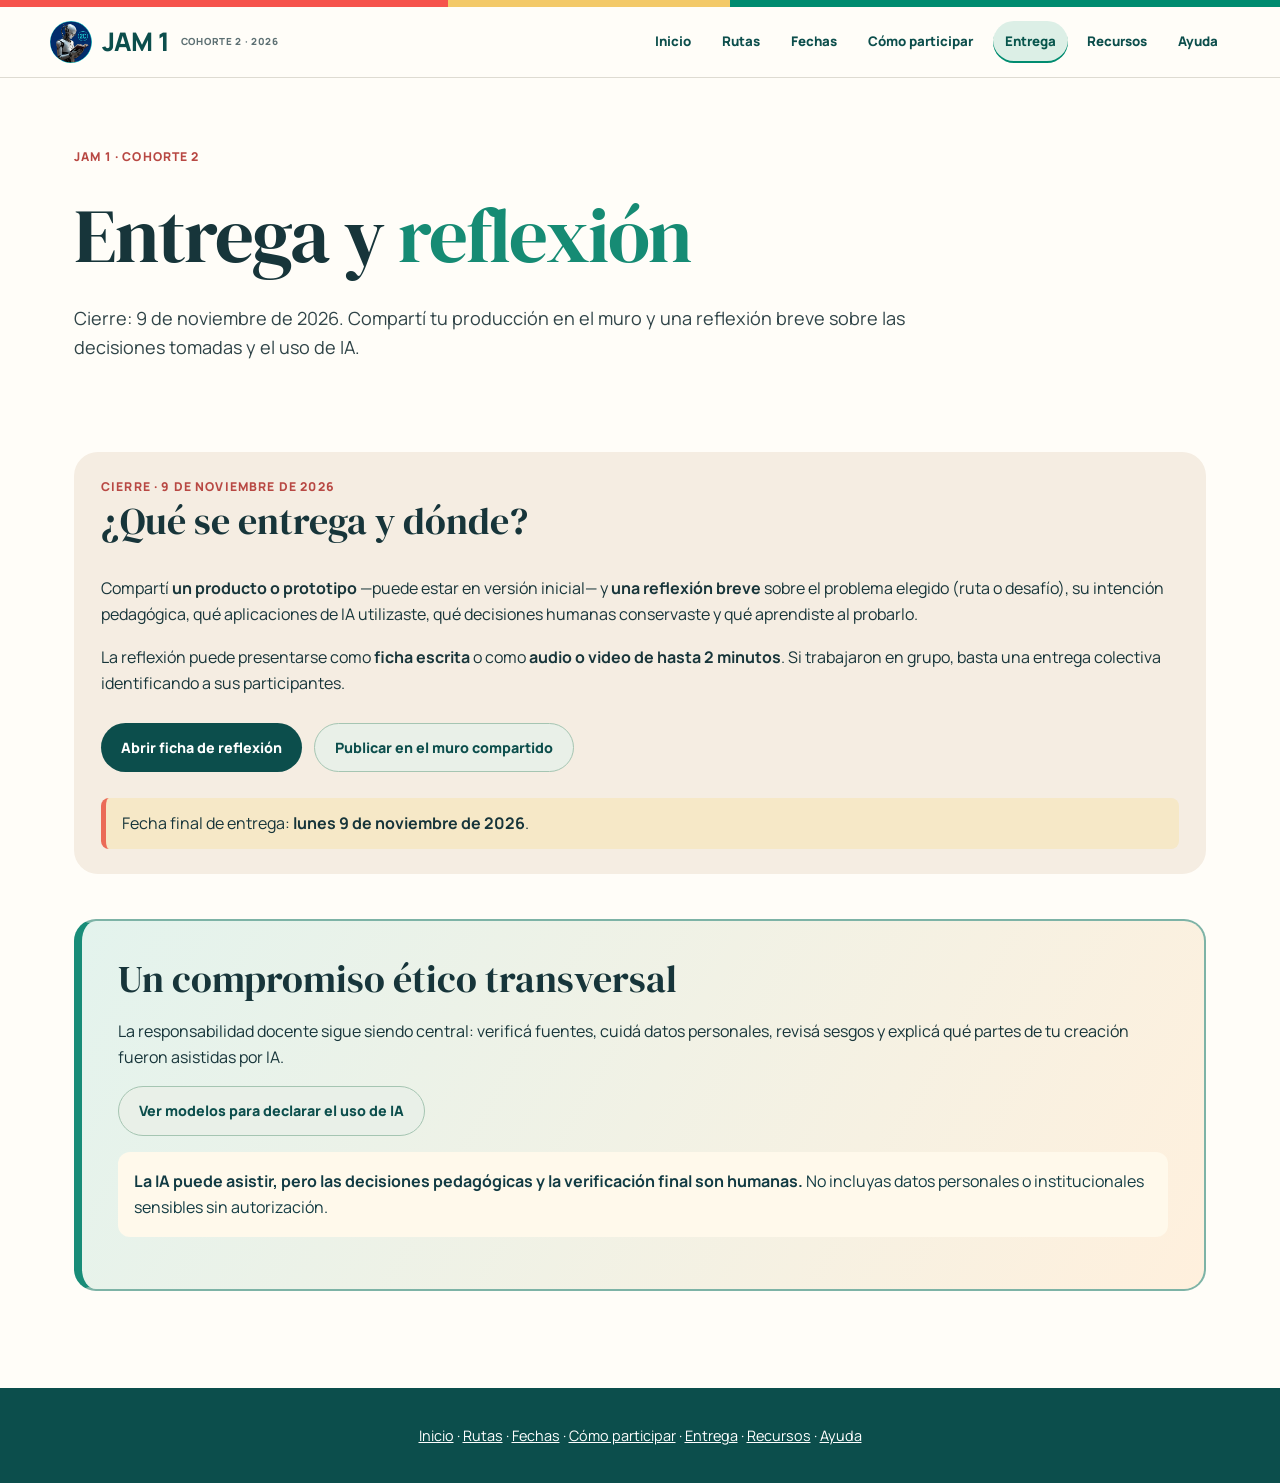
<file: entrega.html>
<!DOCTYPE html>

<html lang="es"><head><meta charset="utf-8"/><meta content="width=device-width,initial-scale=1" name="viewport"/><meta content="#fffdf8" name="theme-color"/><title>Entrega y reflexión · JAM 1 Cohorte 2</title><link href="estilos.css" rel="stylesheet"/></head><body><div class="topline"></div><header class="site-header"><a class="brand" href="index.html"><img alt="Logo Diplomatura IA" class="brand-logo" src="imagenes/logo-diplo.png"/>JAM 1 <small>COHORTE 2 · 2026</small></a><button aria-controls="primary-nav" aria-expanded="false" aria-label="Abrir menú" class="menu-toggle"><svg fill="none" height="24" stroke="currentColor" stroke-width="2" viewbox="0 0 24 24" width="24"><path d="M4 7h16M4 12h16M4 17h16"></path></svg></button><nav id="primary-nav"><a href="index.html">Inicio</a><a href="desafios.html">Rutas</a><a href="fechas.html">Fechas</a><a href="guia.html">Cómo participar</a><a aria-current="page" class="is-current" href="entrega.html">Entrega</a><a href="recursos.html">Recursos</a><a href="ayuda.html">Ayuda</a></nav></header><main class="wrap"><section class="page-intro"><span class="overline">JAM 1 · COHORTE 2</span><h1>Entrega y <em>reflexión</em></h1><p class="lead">Cierre: 9 de noviembre de 2026. Compartí tu producción en el muro y una reflexión breve sobre las decisiones tomadas y el uso de IA.</p></section><section class="after-grid" id="entrega"><span class="overline">CIERRE · 9 DE NOVIEMBRE DE 2026</span><h2>¿Qué se entrega y dónde?</h2>
<p>Compartí <strong>un producto o prototipo</strong> —puede estar en versión inicial— y <strong>una reflexión breve</strong> sobre el problema elegido (ruta o desafío), su intención pedagógica, qué aplicaciones de IA utilizaste, qué decisiones humanas conservaste y qué aprendiste al probarlo.</p>
<p>La reflexión puede presentarse como <strong>ficha escrita</strong> o como <strong>audio o video de hasta 2 minutos</strong>. Si trabajaron en grupo, basta una entrega colectiva identificando a sus participantes.</p>
<div class="hero-actions"><button class="primary" data-open="ficha" type="button">Abrir ficha de reflexión</button><a class="secondary-btn link-btn" href="https://padlet.com/educatecno/jam1_diploia2" rel="noopener" target="_blank">Publicar en el muro compartido</a></div>
<p class="accent-note">Fecha final de entrega: <strong>lunes 9 de noviembre de 2026</strong>.</p></section><section class="ethics-panel" id="compromiso-etico"><h2>Un compromiso ético transversal</h2><p>La responsabilidad docente sigue siendo central: verificá fuentes, cuidá datos personales, revisá sesgos y explicá qué partes de tu creación fueron asistidas por IA.</p><button class="secondary-btn" data-open="etica" type="button">Ver modelos para declarar el uso de IA</button><p class="ethics-emphasis"><strong>La IA puede asistir, pero las decisiones pedagógicas y la verificación final son humanas.</strong> No incluyas datos personales o institucionales sensibles sin autorización.</p></section></main><footer><a href="index.html">Inicio</a> · <a href="desafios.html">Rutas</a> · <a href="fechas.html">Fechas</a> · <a href="guia.html">Cómo participar</a> · <a href="entrega.html">Entrega</a> · <a href="recursos.html">Recursos</a> · <a href="ayuda.html">Ayuda</a></footer><script src="app.js"></script><dialog aria-labelledby="ficha-titulo" id="ficha"><div class="modal-head"><span>PARA TODOS LOS DESAFÍOS Y NIVELES</span><button class="close-modal" data-close="">Cerrar ×</button></div><div class="modal-scroll"><h2 id="ficha-titulo">Ficha breve de creación y reflexión</h2><p>Entregá una ficha escrita de aproximadamente <strong>150 palabras</strong> o una reflexión en <strong>audio o video de hasta 2 minutos</strong>. Una sola por producción, incluso si trabajaron en grupo.</p><div class="prompt-box fixed" id="ficha-contenido"><p><strong>1. Intención:</strong> ¿Qué necesidad o problema abordamos, para quién y con qué propósito pedagógico?</p><p><strong>2. Uso transparente de IA:</strong> ¿Qué aplicaciones utilizamos, para qué tareas concretas y qué decisiones revisamos o modificamos?</p><p><strong>3. Recorrido:</strong> ¿Qué probamos, qué funcionó, qué falló y qué aprendimos?</p><p><strong>4. Proyección:</strong> ¿Qué cambiaríamos o cómo podría relacionarse con nuestra práctica o futuro TFI?</p></div><button class="primary" id="copy-ficha">Copiar guía de reflexión</button><p>Compartí tu producto y reflexión en el <a href="https://padlet.com/educatecno/jam1_diploia2" rel="noopener" target="_blank">muro colaborativo de Padlet</a>.</p></div></dialog><dialog aria-labelledby="etica-title" id="etica"><div class="modal-head"><span>TRANSPARENCIA EN EL USO DE IA</span><button class="close-modal" data-close="">Cerrar ×</button></div><div class="modal-scroll"><h2 id="etica-title">¿Cómo contar qué hicimos con IA?</h2><p>No hace falta un informe técnico: escribí qué herramienta utilizaste, en qué parte del trabajo intervino y qué decisiones humanas no delegaste. Adaptá cualquiera de estos modelos.</p>
<div class="example-declaration"><h3>Modelo breve · Recurso visual</h3><p>«Utilicé [herramienta] para generar propuestas de organización visual y una primera imagen sobre [tema]. Seleccioné, corregí y verifiqué los conceptos, adapté el lenguaje a mis estudiantes y decidí la actividad pedagógica final».</p></div>
<div class="example-declaration"><h3>Modelo breve · Juego o aplicación</h3><p>«Usé [herramienta] para crear el código inicial de un juego sobre [contenido]. Definí los objetivos, las reglas y los criterios de retroalimentación; probé las respuestas, identifiqué errores y modifiqué las consignas».</p></div>
<div class="example-declaration"><h3>Modelo breve · Investigación o política</h3><p>«Consulté [herramientas] para ordenar preguntas y comparar perspectivas. Contrasté los datos y las fuentes originales, descarté afirmaciones no verificadas y redacté personalmente las conclusiones y las recomendaciones».</p></div>
<div class="example-declaration"><h3>Si trabajaron en equipo</h3><p>«El grupo utilizó [herramientas] para [tareas]. Las decisiones sobre pertinencia pedagógica, selección de contenidos, verificación de resultados, privacidad y versión final fueron tomadas por [equipo/personas]».</p></div>
<p class="accent-note">No afirmes que verificaste una fuente, probaste una función o revisaste un resultado si no lo hiciste. Declarar también errores y limitaciones forma parte del trabajo.</p></div></dialog></body></html>
</file>
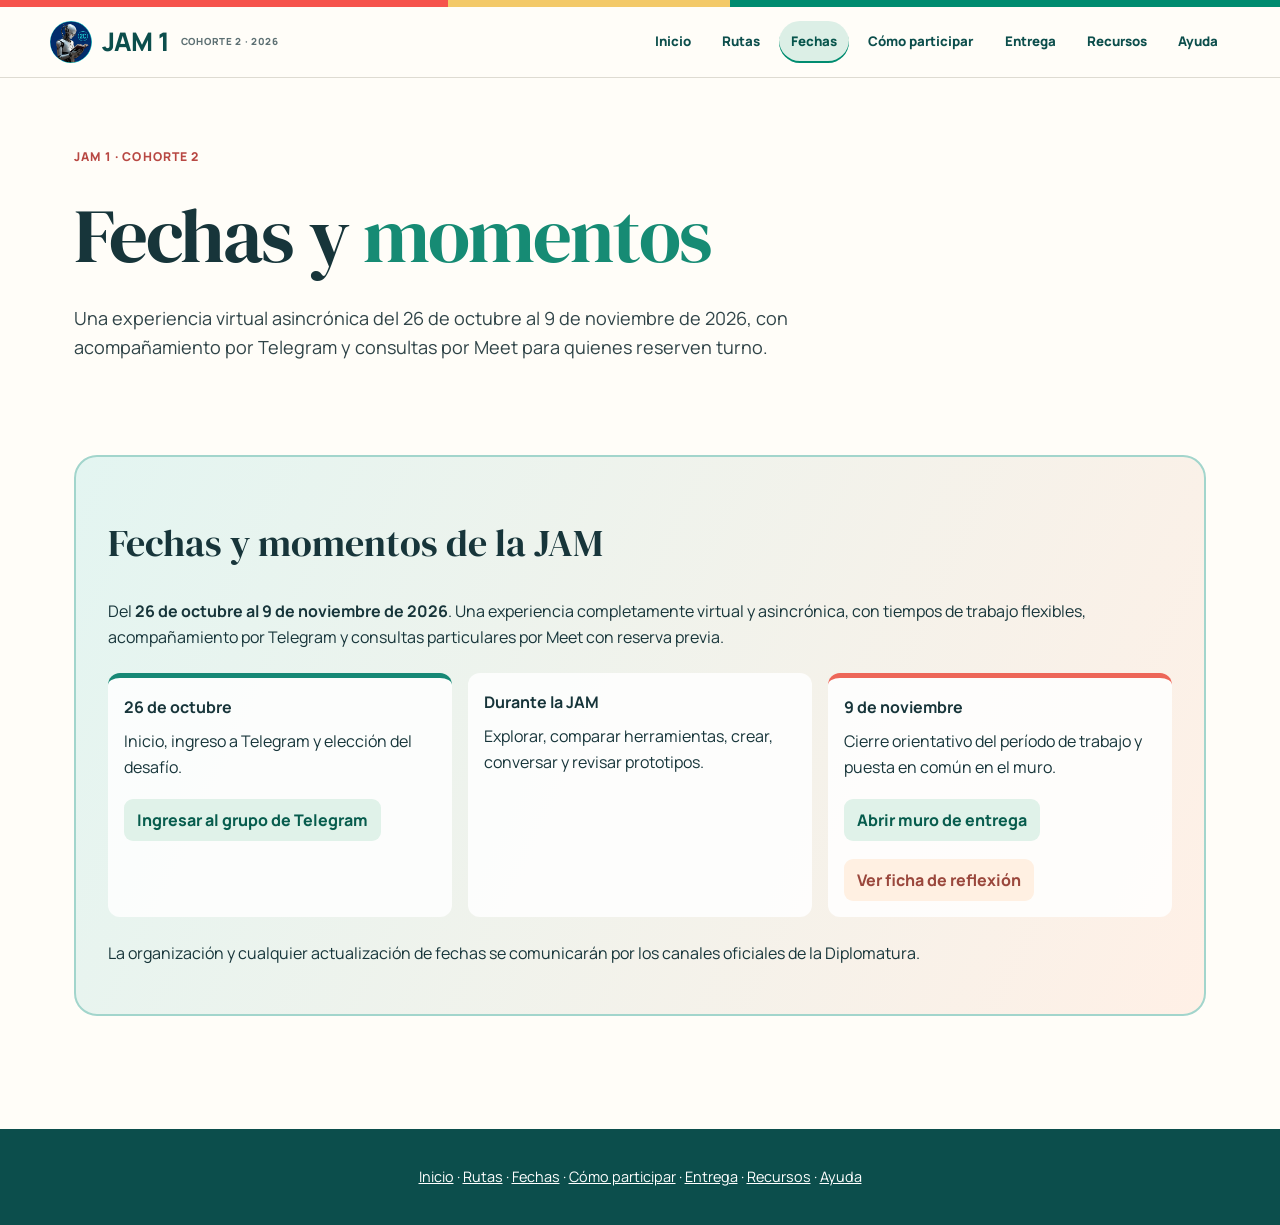
<file: fechas.html>
<!DOCTYPE html>

<html lang="es"><head><meta charset="utf-8"/><meta content="width=device-width,initial-scale=1" name="viewport"/><meta content="#fffdf8" name="theme-color"/><title>Fechas y momentos · JAM 1 Cohorte 2</title><link href="estilos.css" rel="stylesheet"/></head><body><div class="topline"></div><header class="site-header"><a class="brand" href="index.html"><img alt="Logo Diplomatura IA" class="brand-logo" src="imagenes/logo-diplo.png"/>JAM 1 <small>COHORTE 2 · 2026</small></a><button aria-controls="primary-nav" aria-expanded="false" aria-label="Abrir menú" class="menu-toggle"><svg fill="none" height="24" stroke="currentColor" stroke-width="2" viewbox="0 0 24 24" width="24"><path d="M4 7h16M4 12h16M4 17h16"></path></svg></button><nav id="primary-nav"><a href="index.html">Inicio</a><a href="desafios.html">Rutas</a><a aria-current="page" class="is-current" href="fechas.html">Fechas</a><a href="guia.html">Cómo participar</a><a href="entrega.html">Entrega</a><a href="recursos.html">Recursos</a><a href="ayuda.html">Ayuda</a></nav></header><main class="wrap"><section class="page-intro"><span class="overline">JAM 1 · COHORTE 2</span><h1>Fechas y <em>momentos</em></h1><p class="lead">Una experiencia virtual asincrónica del 26 de octubre al 9 de noviembre de 2026, con acompañamiento por Telegram y consultas por Meet para quienes reserven turno.</p></section><section class="dates-panel" id="fechas"><h2>Fechas y momentos de la JAM</h2><p>Del <strong>26 de octubre al 9 de noviembre de 2026</strong>. Una experiencia completamente virtual y asincrónica, con tiempos de trabajo flexibles, acompañamiento por Telegram y consultas particulares por Meet con reserva previa.</p><div class="date-grid"><div><strong>26 de octubre</strong><span>Inicio, ingreso a Telegram y elección del desafío.</span><a class="inline-action" href="https://t.me/+alE0Mpb996Q1ODQ5" rel="noopener" target="_blank">Ingresar al grupo de Telegram</a></div><div><strong>Durante la JAM</strong><span>Explorar, comparar herramientas, crear, conversar y revisar prototipos.</span></div><div><strong>9 de noviembre</strong><span>Cierre orientativo del período de trabajo y puesta en común en el muro.</span><a class="inline-action" href="https://padlet.com/educatecno/jam1_diploia2" rel="noopener" target="_blank">Abrir muro de entrega</a><a class="inline-action secondary" href="entrega.html#reflexion">Ver ficha de reflexión</a></div></div><p>La organización y cualquier actualización de fechas se comunicarán por los canales oficiales de la Diplomatura.</p></section></main><footer><a href="index.html">Inicio</a> · <a href="desafios.html">Rutas</a> · <a href="fechas.html">Fechas</a> · <a href="guia.html">Cómo participar</a> · <a href="entrega.html">Entrega</a> · <a href="recursos.html">Recursos</a> · <a href="ayuda.html">Ayuda</a></footer><script src="app.js"></script></body></html>
</file>
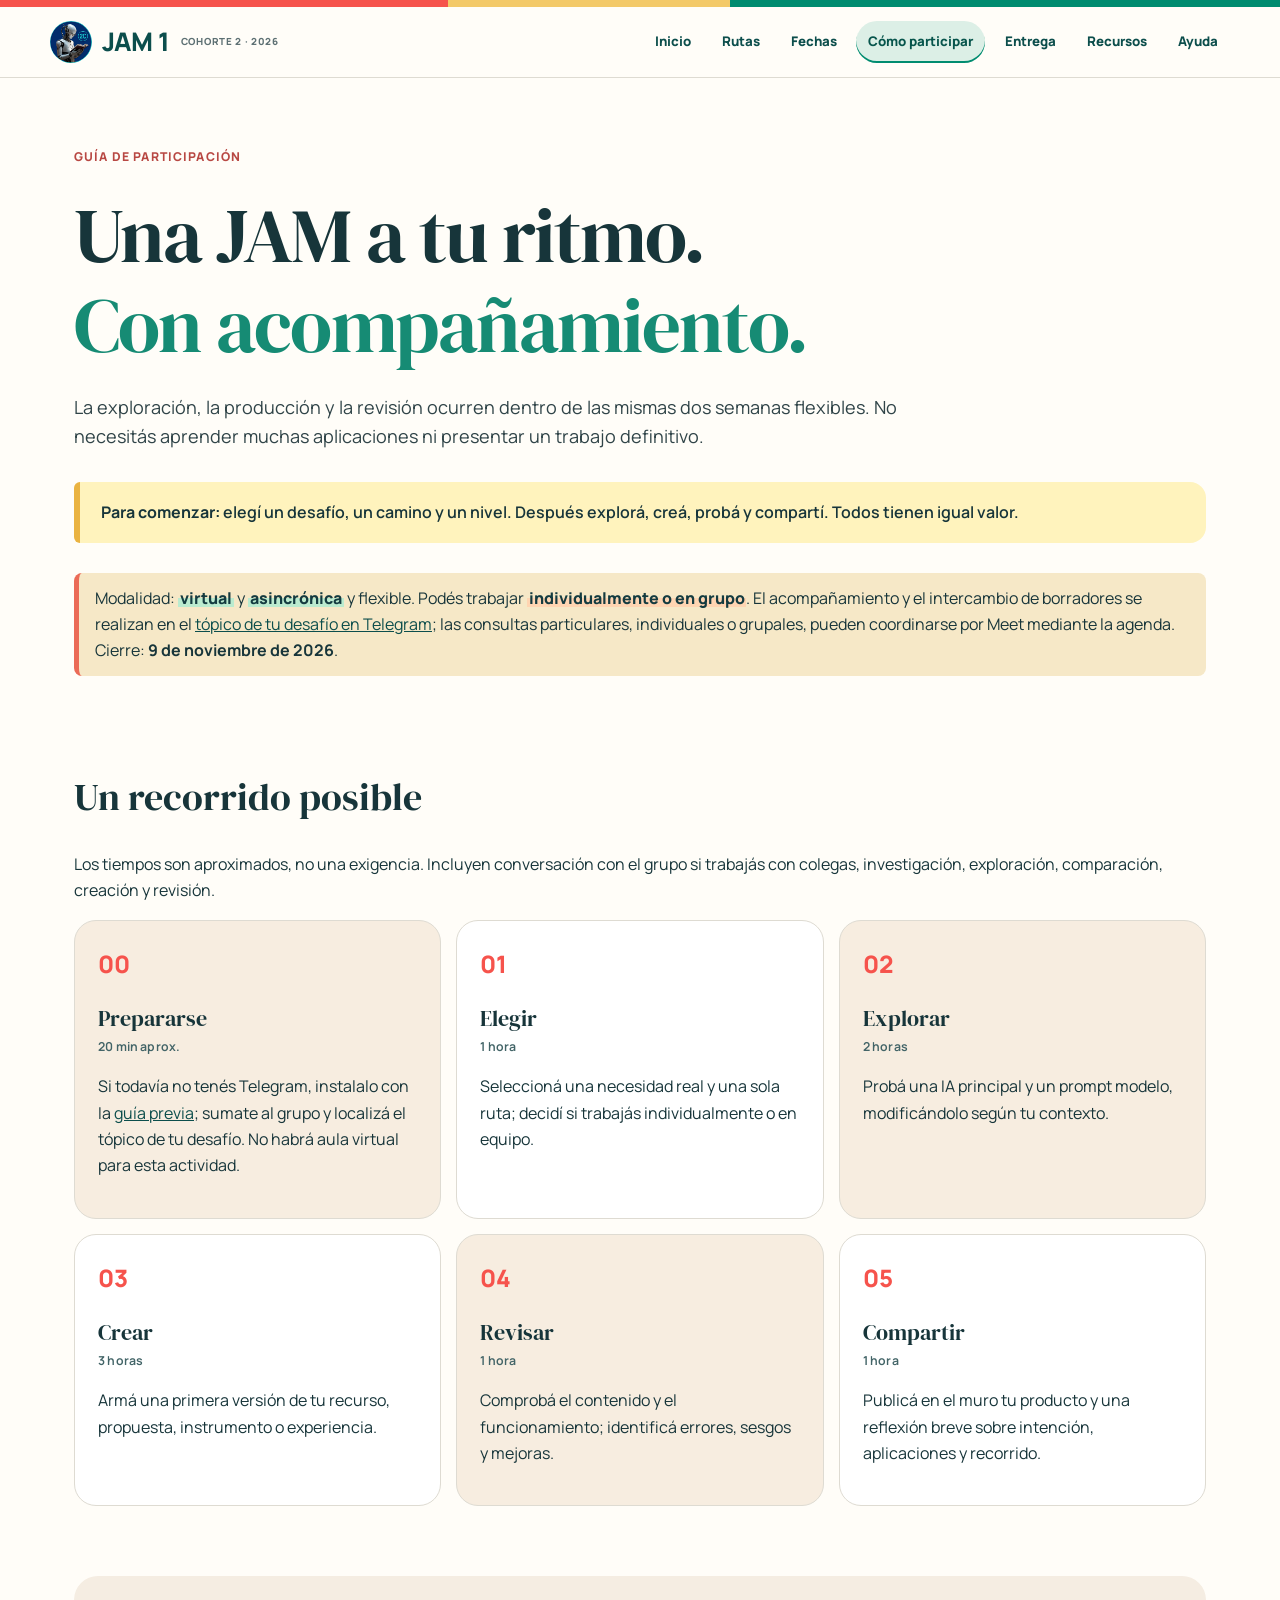
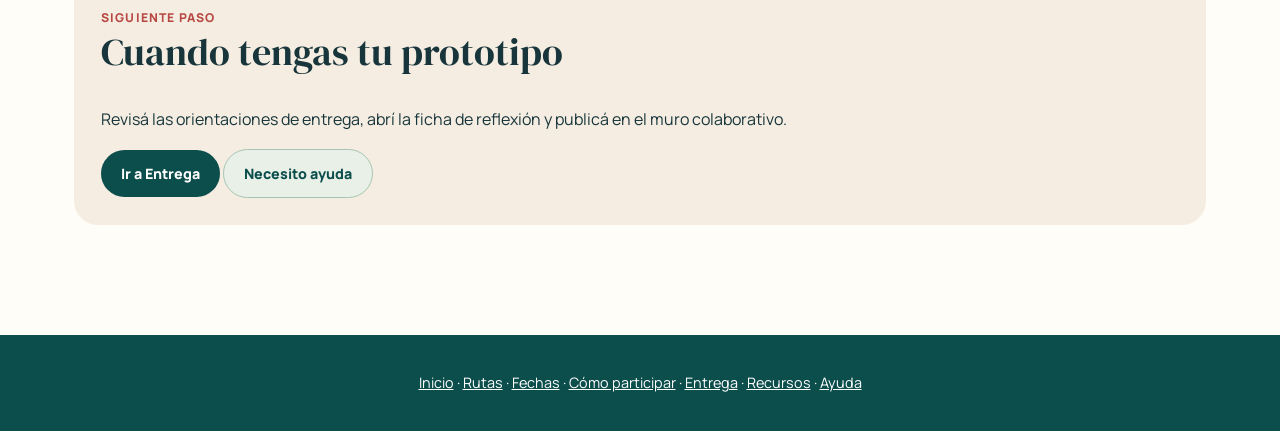
<file: guia.html>
<!DOCTYPE html>

<html lang="es"><head><meta charset="utf-8"/><meta content="width=device-width,initial-scale=1" name="viewport"/><meta content="#fffdf8" name="theme-color"/><title>Cómo participar · JAM 1 Cohorte 2</title><link href="estilos.css" rel="stylesheet"/></head><body><div class="topline"></div><header class="site-header"><a class="brand" href="index.html"><img alt="Logo Diplomatura IA" class="brand-logo" src="imagenes/logo-diplo.png"/>JAM 1 <small>COHORTE 2 · 2026</small></a><button aria-controls="primary-nav" aria-expanded="false" aria-label="Abrir menú" class="menu-toggle"><svg fill="none" height="24" stroke="currentColor" stroke-width="2" viewbox="0 0 24 24" width="24"><path d="M4 7h16M4 12h16M4 17h16"></path></svg></button><nav id="primary-nav"><a href="index.html">Inicio</a><a href="desafios.html">Rutas</a><a href="fechas.html">Fechas</a><a aria-current="page" class="is-current" href="guia.html">Cómo participar</a><a href="entrega.html">Entrega</a><a href="recursos.html">Recursos</a><a href="ayuda.html">Ayuda</a></nav></header><main class="wrap"><section class="page-intro"><span class="overline">GUÍA DE PARTICIPACIÓN</span><h1>Una JAM a tu ritmo.<br/><em>Con acompañamiento.</em></h1><p class="lead">La exploración, la producción y la revisión ocurren dentro de las mismas dos semanas flexibles. No necesitás aprender muchas aplicaciones ni presentar un trabajo definitivo.</p><div class="marker-banner"><strong>Para comenzar:</strong> elegí un desafío, un camino y un nivel. Después explorá, creá, probá y compartí. Todos tienen igual valor.</div><p class="mini-highlight">Modalidad: <mark class="marker-ink">virtual</mark> y <mark class="marker-ink">asincrónica</mark> y flexible. Podés trabajar <mark class="marker-ink coral">individualmente o en grupo</mark>. El acompañamiento y el intercambio de borradores se realizan en el <a href="https://t.me/+alE0Mpb996Q1ODQ5" rel="noopener" target="_blank">tópico de tu desafío en Telegram</a>; las consultas particulares, individuales o grupales, pueden coordinarse por Meet mediante la agenda. Cierre: <strong>9 de noviembre de 2026</strong>.</p></section><section class="steps" id="recorrido"><h2>Un recorrido posible</h2><p>Los tiempos son aproximados, no una exigencia. Incluyen conversación con el grupo si trabajás con colegas, investigación, exploración, comparación, creación y revisión.</p><div class="step-grid"><article class="step"><span class="step-count">00</span><h3>Prepararse</h3><small class="step-time">20 min aprox.</small><p>Si todavía no tenés Telegram, instalalo con la <a href="https://sites.google.com/um.edu.ar/pre-jam1/" rel="noopener" target="_blank">guía previa</a>; sumate al grupo y localizá el tópico de tu desafío. No habrá aula virtual para esta actividad.</p></article><article class="step"><span class="step-count">01</span><h3>Elegir</h3><small class="step-time">1 hora</small><p>Seleccioná una necesidad real y una sola ruta; decidí si trabajás individualmente o en equipo.</p></article><article class="step"><span class="step-count">02</span><h3>Explorar</h3><small class="step-time">2 horas</small><p>Probá una IA principal y un prompt modelo, modificándolo según tu contexto.</p></article><article class="step"><span class="step-count">03</span><h3>Crear</h3><small class="step-time">3 horas</small><p>Armá una primera versión de tu recurso, propuesta, instrumento o experiencia.</p></article><article class="step"><span class="step-count">04</span><h3>Revisar</h3><small class="step-time">1 hora</small><p>Comprobá el contenido y el funcionamiento; identificá errores, sesgos y mejoras.</p></article><article class="step"><span class="step-count">05</span><h3>Compartir</h3><small class="step-time">1 hora</small><p>Publicá en el muro tu producto y una reflexión breve sobre intención, aplicaciones y recorrido.</p></article></div></section><section class="after-grid"><span class="overline">SIGUIENTE PASO</span><h2>Cuando tengas tu prototipo</h2><p>Revisá las orientaciones de entrega, abrí la ficha de reflexión y publicá en el muro colaborativo.</p><a class="primary link-btn" href="entrega.html">Ir a Entrega</a> <a class="secondary-btn link-btn" href="ayuda.html">Necesito ayuda</a></section></main><footer><a href="index.html">Inicio</a> · <a href="desafios.html">Rutas</a> · <a href="fechas.html">Fechas</a> · <a href="guia.html">Cómo participar</a> · <a href="entrega.html">Entrega</a> · <a href="recursos.html">Recursos</a> · <a href="ayuda.html">Ayuda</a></footer><script src="app.js"></script></body></html>
</file>
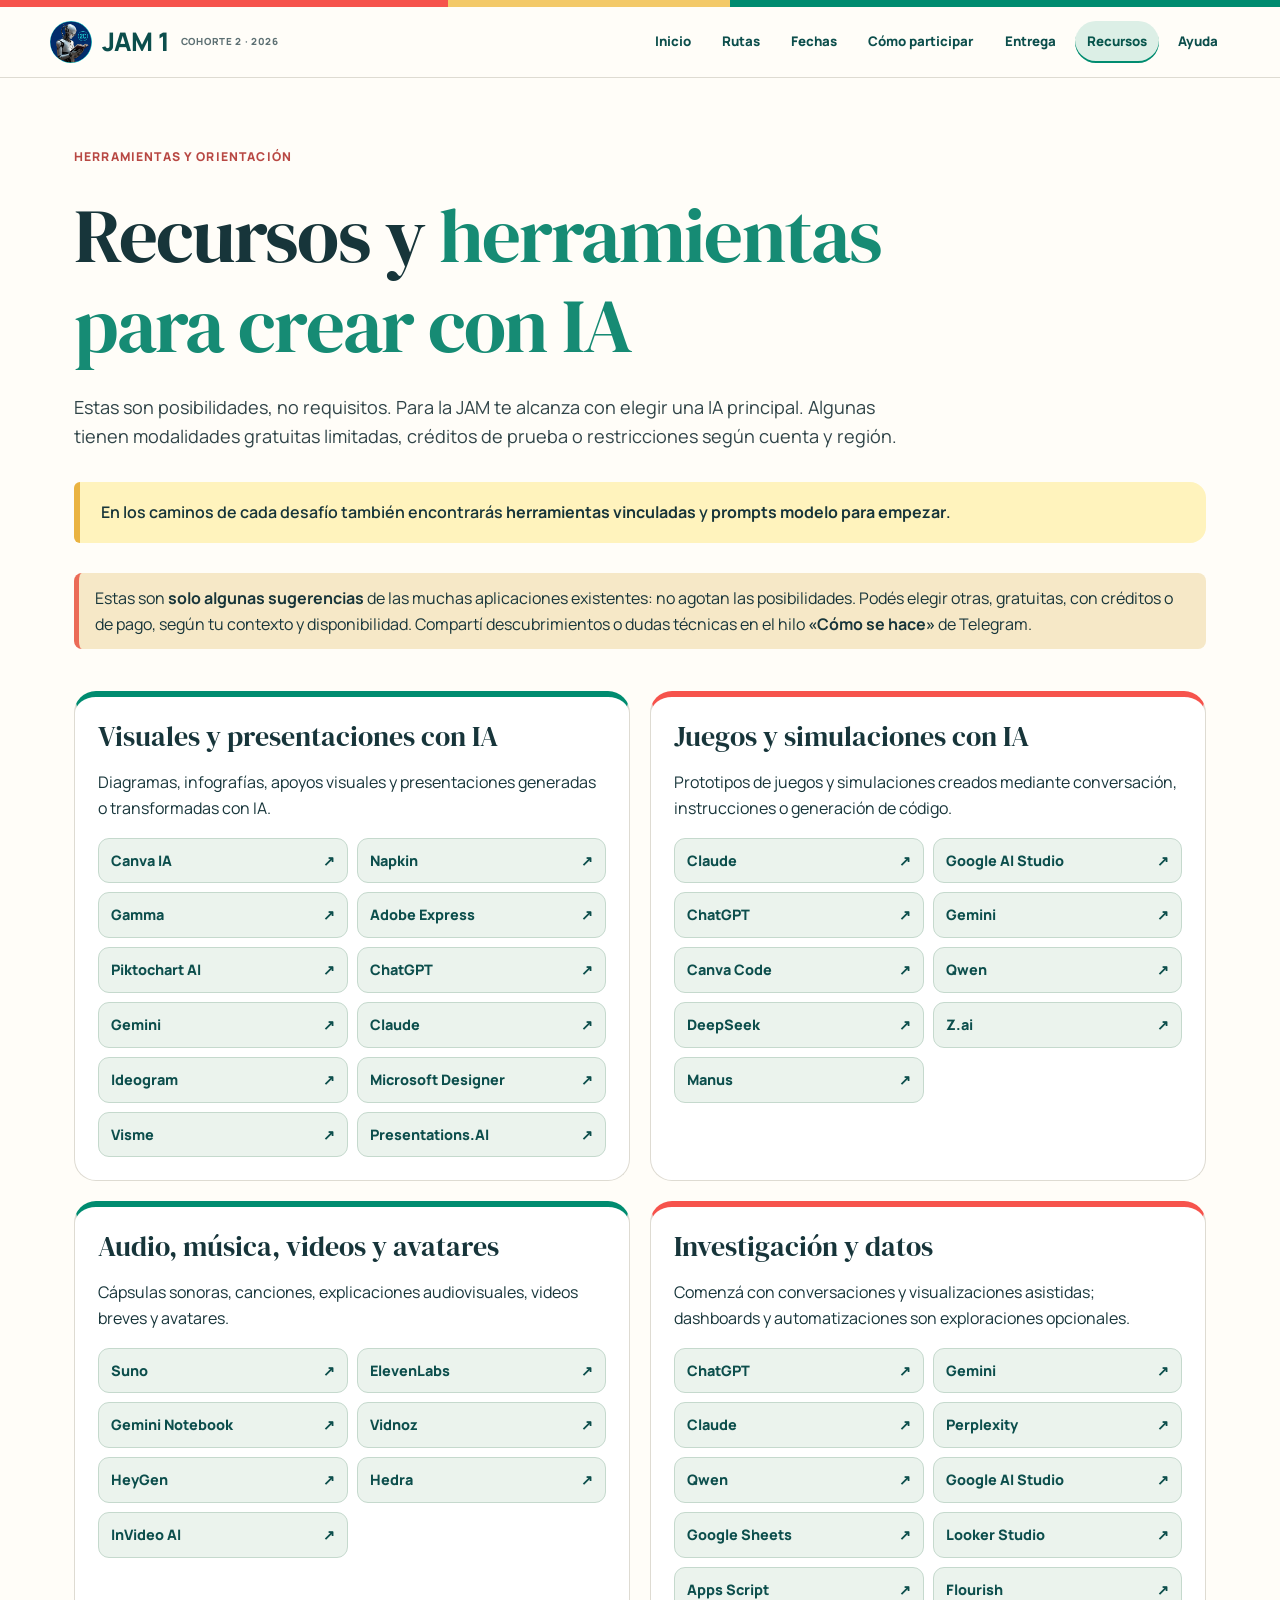
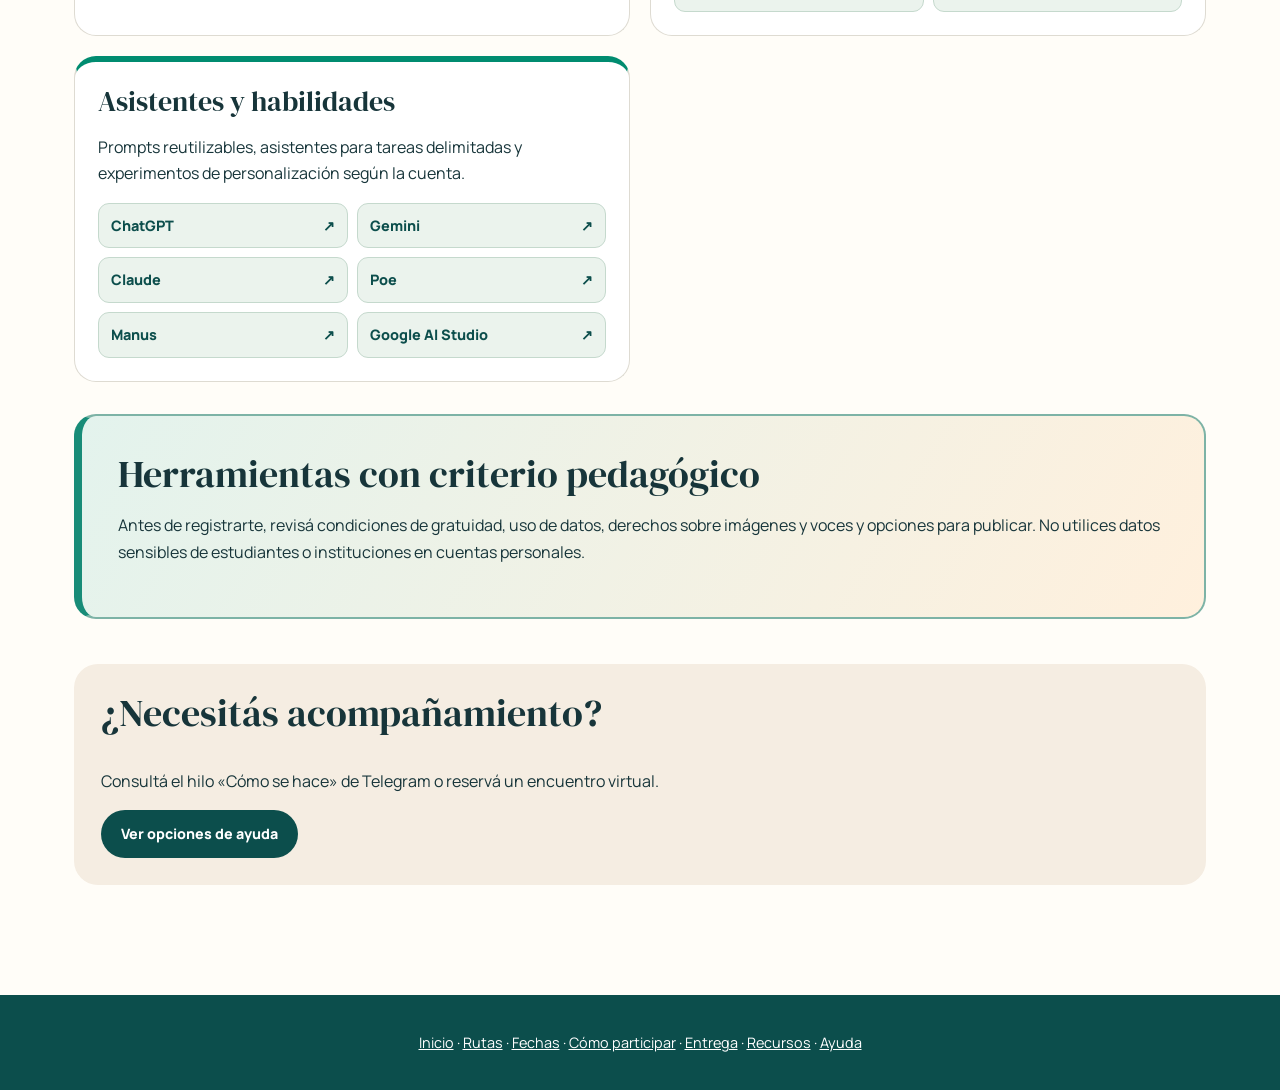
<file: recursos.html>
<!DOCTYPE html>

<html lang="es"><head><meta charset="utf-8"/><meta content="width=device-width,initial-scale=1" name="viewport"/><meta content="#fffdf8" name="theme-color"/><title>Recursos y herramientas · JAM 1 Cohorte 2</title><link href="estilos.css" rel="stylesheet"/></head><body><div class="topline"></div><header class="site-header"><a class="brand" href="index.html"><img alt="Logo Diplomatura IA" class="brand-logo" src="imagenes/logo-diplo.png"/>JAM 1 <small>COHORTE 2 · 2026</small></a><button aria-controls="primary-nav" aria-expanded="false" aria-label="Abrir menú" class="menu-toggle"><svg fill="none" height="24" stroke="currentColor" stroke-width="2" viewbox="0 0 24 24" width="24"><path d="M4 7h16M4 12h16M4 17h16"></path></svg></button><nav id="primary-nav"><a href="index.html">Inicio</a><a href="desafios.html">Rutas</a><a href="fechas.html">Fechas</a><a href="guia.html">Cómo participar</a><a href="entrega.html">Entrega</a><a aria-current="page" class="is-current" href="recursos.html">Recursos</a><a href="ayuda.html">Ayuda</a></nav></header><main class="wrap"><section class="page-intro"><span class="overline">HERRAMIENTAS Y ORIENTACIÓN</span><h1>Recursos y <em>herramientas para crear con IA</em></h1><p class="lead">Estas son posibilidades, no requisitos. Para la JAM te alcanza con elegir una IA principal. Algunas tienen modalidades gratuitas limitadas, créditos de prueba o restricciones según cuenta y región.</p><div class="marker-banner">En los caminos de cada desafío también encontrarás <strong>herramientas vinculadas</strong> y <strong>prompts modelo para empezar</strong>.</div><p class="mini-highlight">Estas son <strong>solo algunas sugerencias</strong> de las muchas aplicaciones existentes: no agotan las posibilidades. Podés elegir otras, gratuitas, con créditos o de pago, según tu contexto y disponibilidad. Compartí descubrimientos o dudas técnicas en el hilo <strong>«Cómo se hace»</strong> de Telegram.</p></section><div class="resource-categories"><section class="resource-category"><h2>Visuales y presentaciones con IA</h2><p>Diagramas, infografías, apoyos visuales y presentaciones generadas o transformadas con IA.</p><div class="resource-list"><a href="https://www.canva.com/ai" rel="noopener" target="_blank"><span>Canva IA</span><span aria-hidden="true">↗</span></a><a href="https://www.napkin.ai" rel="noopener" target="_blank"><span>Napkin</span><span aria-hidden="true">↗</span></a><a href="https://gamma.app" rel="noopener" target="_blank"><span>Gamma</span><span aria-hidden="true">↗</span></a><a href="https://www.adobe.com/express/" rel="noopener" target="_blank"><span>Adobe Express</span><span aria-hidden="true">↗</span></a><a href="https://piktochart.com" rel="noopener" target="_blank"><span>Piktochart AI</span><span aria-hidden="true">↗</span></a><a href="https://chatgpt.com" rel="noopener" target="_blank"><span>ChatGPT</span><span aria-hidden="true">↗</span></a><a href="https://gemini.google.com" rel="noopener" target="_blank"><span>Gemini</span><span aria-hidden="true">↗</span></a><a href="https://claude.ai" rel="noopener" target="_blank"><span>Claude</span><span aria-hidden="true">↗</span></a><a href="https://ideogram.ai" rel="noopener" target="_blank"><span>Ideogram</span><span aria-hidden="true">↗</span></a><a href="https://designer.microsoft.com" rel="noopener" target="_blank"><span>Microsoft Designer</span><span aria-hidden="true">↗</span></a><a href="https://www.visme.co/" rel="noopener" target="_blank"><span>Visme</span><span aria-hidden="true">↗</span></a><a href="https://www.presentations.ai/" rel="noopener" target="_blank"><span>Presentations.AI</span><span aria-hidden="true">↗</span></a></div></section><section class="resource-category"><h2>Juegos y simulaciones con IA</h2><p>Prototipos de juegos y simulaciones creados mediante conversación, instrucciones o generación de código.</p><div class="resource-list"><a href="https://claude.ai" rel="noopener" target="_blank"><span>Claude</span><span aria-hidden="true">↗</span></a><a href="https://aistudio.google.com" rel="noopener" target="_blank"><span>Google AI Studio</span><span aria-hidden="true">↗</span></a><a href="https://chatgpt.com" rel="noopener" target="_blank"><span>ChatGPT</span><span aria-hidden="true">↗</span></a><a href="https://gemini.google.com" rel="noopener" target="_blank"><span>Gemini</span><span aria-hidden="true">↗</span></a><a href="https://www.canva.com/ai" rel="noopener" target="_blank"><span>Canva Code</span><span aria-hidden="true">↗</span></a><a href="https://chat.qwen.ai" rel="noopener" target="_blank"><span>Qwen</span><span aria-hidden="true">↗</span></a><a href="https://chat.deepseek.com" rel="noopener" target="_blank"><span>DeepSeek</span><span aria-hidden="true">↗</span></a><a href="https://chat.z.ai" rel="noopener" target="_blank"><span>Z.ai</span><span aria-hidden="true">↗</span></a><a href="https://manus.im" rel="noopener" target="_blank"><span>Manus</span><span aria-hidden="true">↗</span></a></div></section><section class="resource-category"><h2>Audio, música, videos y avatares</h2><p>Cápsulas sonoras, canciones, explicaciones audiovisuales, videos breves y avatares.</p><div class="resource-list"><a href="https://suno.com" rel="noopener" target="_blank"><span>Suno</span><span aria-hidden="true">↗</span></a><a href="https://elevenlabs.io" rel="noopener" target="_blank"><span>ElevenLabs</span><span aria-hidden="true">↗</span></a><a href="https://notebooklm.google.com" rel="noopener" target="_blank"><span>Gemini Notebook</span><span aria-hidden="true">↗</span></a><a href="https://es.vidnoz.com" rel="noopener" target="_blank"><span>Vidnoz</span><span aria-hidden="true">↗</span></a><a href="https://www.heygen.com" rel="noopener" target="_blank"><span>HeyGen</span><span aria-hidden="true">↗</span></a><a href="https://www.hedra.com" rel="noopener" target="_blank"><span>Hedra</span><span aria-hidden="true">↗</span></a><a href="https://invideo.io" rel="noopener" target="_blank"><span>InVideo AI</span><span aria-hidden="true">↗</span></a></div></section><section class="resource-category"><h2>Investigación y datos</h2><p>Comenzá con conversaciones y visualizaciones asistidas; dashboards y automatizaciones son exploraciones opcionales.</p><div class="resource-list"><a href="https://chatgpt.com" rel="noopener" target="_blank"><span>ChatGPT</span><span aria-hidden="true">↗</span></a><a href="https://gemini.google.com" rel="noopener" target="_blank"><span>Gemini</span><span aria-hidden="true">↗</span></a><a href="https://claude.ai" rel="noopener" target="_blank"><span>Claude</span><span aria-hidden="true">↗</span></a><a href="https://www.perplexity.ai" rel="noopener" target="_blank"><span>Perplexity</span><span aria-hidden="true">↗</span></a><a href="https://chat.qwen.ai" rel="noopener" target="_blank"><span>Qwen</span><span aria-hidden="true">↗</span></a><a href="https://aistudio.google.com" rel="noopener" target="_blank"><span>Google AI Studio</span><span aria-hidden="true">↗</span></a><a href="https://sheets.google.com" rel="noopener" target="_blank"><span>Google Sheets</span><span aria-hidden="true">↗</span></a><a href="https://lookerstudio.google.com" rel="noopener" target="_blank"><span>Looker Studio</span><span aria-hidden="true">↗</span></a><a href="https://script.google.com" rel="noopener" target="_blank"><span>Apps Script</span><span aria-hidden="true">↗</span></a><a href="https://flourish.studio" rel="noopener" target="_blank"><span>Flourish</span><span aria-hidden="true">↗</span></a></div></section><section class="resource-category"><h2>Asistentes y habilidades</h2><p>Prompts reutilizables, asistentes para tareas delimitadas y experimentos de personalización según la cuenta.</p><div class="resource-list"><a href="https://chatgpt.com" rel="noopener" target="_blank"><span>ChatGPT</span><span aria-hidden="true">↗</span></a><a href="https://gemini.google.com" rel="noopener" target="_blank"><span>Gemini</span><span aria-hidden="true">↗</span></a><a href="https://claude.ai" rel="noopener" target="_blank"><span>Claude</span><span aria-hidden="true">↗</span></a><a href="https://poe.com" rel="noopener" target="_blank"><span>Poe</span><span aria-hidden="true">↗</span></a><a href="https://manus.im" rel="noopener" target="_blank"><span>Manus</span><span aria-hidden="true">↗</span></a><a href="https://aistudio.google.com" rel="noopener" target="_blank"><span>Google AI Studio</span><span aria-hidden="true">↗</span></a></div></section></div><section class="ethics-panel"><h2>Herramientas con criterio pedagógico</h2><p>Antes de registrarte, revisá condiciones de gratuidad, uso de datos, derechos sobre imágenes y voces y opciones para publicar. No utilices datos sensibles de estudiantes o instituciones en cuentas personales.</p></section><section class="after-grid"><h2>¿Necesitás acompañamiento?</h2><p>Consultá el hilo «Cómo se hace» de Telegram o reservá un encuentro virtual.</p><a class="primary link-btn" href="ayuda.html">Ver opciones de ayuda</a></section></main><footer><a href="index.html">Inicio</a> · <a href="desafios.html">Rutas</a> · <a href="fechas.html">Fechas</a> · <a href="guia.html">Cómo participar</a> · <a href="entrega.html">Entrega</a> · <a href="recursos.html">Recursos</a> · <a href="ayuda.html">Ayuda</a></footer><script src="app.js"></script></body></html>
</file>
<file: estilos.css>
@import url('https://fonts.googleapis.com/css2?family=DM+Serif+Display&family=Manrope:wght@400;500;600;700;800&display=swap');
:root{--paper:#fffdf8;--ink:#17353a;--text:#304448;--muted:#5d7073;--coral:#f6534c;--green:#008c70;--deep:#0c4e4c;--sand:#f5ede2;--line:#dedbd2;--sun:#ffe18a}
*{box-sizing:border-box}html{scroll-behavior:smooth}body{margin:0;background:var(--paper);color:var(--ink);font-family:Manrope,Arial,sans-serif;line-height:1.65}a{color:var(--deep)}h1,h2,h3{font-family:'DM Serif Display',Georgia,serif;font-weight:400;line-height:1.16}h1{font-size:clamp(3rem,6vw,5.5rem);margin:.3em 0;letter-spacing:-.025em}h2{font-size:clamp(2rem,3vw,2.7rem)}h3{font-size:1.4rem}h1 em{font-style:normal;color:var(--green)}button{font:inherit;cursor:pointer}button:focus-visible,a:focus-visible{outline:3px solid var(--coral);outline-offset:3px}.topline{height:7px;background:linear-gradient(90deg,var(--coral) 0 35%,#f3c968 35% 57%,var(--green) 57% 100%)}.site-header{position:sticky;top:0;z-index:20;display:flex;justify-content:space-between;align-items:center;gap:22px;background:#fffdf8f5;backdrop-filter:blur(12px);border-bottom:1px solid var(--line);padding:14px max(22px,calc((100vw - 1180px)/2))}.brand{font-size:1.6rem;font-weight:800;text-decoration:none;line-height:1.2;white-space:nowrap}.brand small{display:block;letter-spacing:.07em;font-size:.61rem;color:var(--muted)}nav{display:flex;align-items:center;gap:9px}nav a{text-decoration:none;font-weight:800;font-size:.83rem;padding:10px 12px;border-radius:30px}nav a:hover,nav a.active{background:#e1eee7;color:var(--deep)}.menu-toggle{display:none;background:transparent;border:1px solid var(--line);border-radius:10px;padding:8px;color:var(--deep)}.wrap{max-width:1180px;margin:0 auto;padding:28px 24px 65px}.overline{font-weight:800;letter-spacing:.095em;font-size:.76rem;color:#b84843}.lead{font-size:1.13rem;max-width:850px;color:var(--text)}.hero-new{display:grid;grid-template-columns:1.1fr .9fr;gap:34px;align-items:center;padding:52px 0 76px}.hero-visual-new{background:linear-gradient(145deg,#e8f0df,#f5eee4);border-radius:32px;padding:28px}.hero-visual-new svg{width:100%;height:auto}.hero-actions{display:flex;flex-wrap:wrap;gap:12px;margin:26px 0}.primary,.secondary-btn,.prompt-toggle,.copy-prompt{border:0;border-radius:999px;font-size:.89rem;font-weight:800;padding:12px 20px;display:inline-flex;justify-content:center;align-items:center;gap:8px;text-decoration:none;transition:transform .2s,box-shadow .2s}.primary{background:var(--deep);color:white}.primary:hover,.secondary-btn:hover,.prompt-toggle:hover{transform:translateY(-2px);box-shadow:0 7px 18px #0c4e4c20}.secondary-btn{background:#e9f0e8;color:var(--deep);border:1px solid #a5c5b2}.highlight-section{padding:28px 0 48px}.feature-grid,.support-grid{display:grid;grid-template-columns:repeat(3,1fr);gap:16px}.feature-grid{grid-template-columns:repeat(4,1fr)}.feature,.support-card,.step,.challenge-card,.resource-category{border:1px solid var(--line);border-radius:22px;padding:23px;background:white}.feature h3{margin-top:0}.feature p,.support-card p,.challenge-card p{color:var(--text)}mark{background:linear-gradient(transparent 55%,#e9ce77 55% 93%,transparent 93%);padding:0 .12em}.coral-mark{background:linear-gradient(transparent 55%,#ffb6a8 55% 93%,transparent 93%)}.marker-banner{background:#fff3bd;border-left:6px solid #eab341;border-radius:6px 16px 16px 6px;padding:17px 21px;margin:30px 0;font-weight:600}.support-card{display:flex;flex-direction:column;border-top:5px solid var(--coral)}.support-card:nth-child(2){border-top-color:#d8a947}.support-card:nth-child(3){border-top-color:var(--green)}.support-card .primary{margin-top:auto;align-self:flex-start}.ethics-panel{background:#dff0e6;border-left:7px solid #16866a;border-radius:12px 22px 22px 12px;padding:22px 28px;margin:35px 0}.ethics-panel h2{margin:0 0 12px}.page-intro{padding:36px 0 26px}.page-intro h1{max-width:900px}.challenge-grid{display:grid;grid-template-columns:repeat(2,minmax(0,1fr));gap:20px}.challenge-card{display:flex;flex-direction:column;overflow:hidden;border-top:6px solid var(--coral)}.challenge-card:nth-child(even){border-top-color:var(--green)}.challenge-card h2{font-size:1.75rem;margin:.35em 0}.challenge-card .card-bottom{margin-top:auto;display:flex;align-items:flex-start;flex-direction:column;gap:18px}.art{height:110px;border-radius:15px;display:flex;align-items:center;justify-content:center;margin-bottom:16px;background:linear-gradient(120deg,#fce0cb,#e4efe0);color:var(--deep)}.art-2,.art-5{background:linear-gradient(120deg,#e6efdf,#fce3df)}.art-3{background:linear-gradient(120deg,#dcecea,#f7e9c4)}.art-4{background:linear-gradient(120deg,#f3e4ce,#e7ece2)}.drawicon{width:75px;height:75px}.pill{display:inline-block;background:#e6f1df;padding:5px 11px;border-radius:20px;font-size:.75rem;font-weight:800}.after-grid{background:var(--sand);border-radius:24px;padding:27px;margin:45px 0}.after-grid h2{margin-top:0}dialog{width:min(980px,95vw);max-height:91vh;padding:0;border:0;border-radius:22px;box-shadow:0 28px 80px #102c3060;color:var(--ink)}dialog::backdrop{background:#102d30aa}.modal-head{background:var(--deep);color:white;padding:14px 25px;display:flex;justify-content:space-between;gap:10px;align-items:center;position:sticky;top:0;z-index:2;font-size:.8rem;font-weight:800;letter-spacing:.06em}.close-modal{background:transparent;border:1px solid #fff8;color:white;border-radius:22px;padding:7px 13px;font-weight:800}.modal-scroll{padding:23px 32px 38px;overflow-y:auto;max-height:calc(91vh - 54px)}.modal-scroll h2{font-size:2.3rem;margin:15px 0}.modal-scroll h3{margin:15px 0 8px}.notice{background:#fff2c7;border-left:5px solid #dba52c;padding:13px 17px;border-radius:6px 13px 13px 6px;margin:24px 0}.ethical{background:#e2efe6;border-left-color:var(--green)}.section-label{border-bottom:3px solid var(--coral);padding-bottom:9px;margin-top:35px!important}.routes{display:grid;grid-template-columns:repeat(2,minmax(0,1fr));gap:15px}.route{background:#fff;border:1px solid #d7dedb;border-radius:18px;padding:20px;border-top:6px solid var(--coral)}.route:nth-child(2){border-top-color:#dbac4c}.route:nth-child(3){border-top-color:var(--green)}.route:nth-child(4){border-top-color:#7588b4}.route-number{font-weight:800;font-size:.73rem;color:#b4483e;letter-spacing:.09em}.route h3{font-size:1.38rem}.app-links{font-size:.88rem;color:var(--text)}.app-links a{display:inline-block;background:#e9f1eb;color:#075f51;border-radius:7px;padding:2px 6px;margin:2px 1px;text-decoration:none;font-weight:800}.app-links a:hover{background:#c6e5d3;text-decoration:underline}.prompt-toggle{background:#fbe6dd;color:#823a31;display:flex;width:100%;margin:15px 0 0;border:1px solid #ecc4b4}.prompt-box{background:#f7f5ed;padding:17px;margin-top:12px;border-radius:15px;border:1px solid #dfdbce}.prompt-box blockquote{margin:12px 0;white-space:pre-wrap}.prompt-box.fixed{display:block}.copy-prompt{background:var(--deep);color:white;padding:8px 16px}.level-grid{display:grid;grid-template-columns:repeat(3,1fr);gap:12px}.level-card{border:1px solid #cdddca;background:#eaf2e7;border-radius:15px;padding:16px}.level-no{background:var(--deep);color:#fff;border-radius:9px;padding:3px 8px}.modal-actions{display:flex;gap:12px;flex-wrap:wrap;margin-top:24px}.steps{padding:25px 0}.step-grid{display:grid;grid-template-columns:repeat(3,1fr);gap:15px}.step:nth-child(odd){background:#f7ede0}.step-count{font-weight:800;color:var(--coral);font-size:1.5rem}.resource-categories{display:grid;grid-template-columns:repeat(2,1fr);gap:20px}.resource-category{border-top:6px solid var(--green)}.resource-category:nth-child(even){border-top-color:var(--coral)}.resource-category h2{font-size:1.75rem;margin:0 0 8px}.resource-list{display:grid;grid-template-columns:repeat(2,minmax(0,1fr));gap:9px}.resource-list a{border:1px solid #c5d9cd;background:#ebf3ed;border-radius:11px;padding:10px 12px;display:flex;justify-content:space-between;align-items:center;gap:7px;font-size:.9rem;font-weight:800;text-decoration:none;overflow-wrap:anywhere}.resource-list a:hover{background:#cde7d7;transform:translateY(-1px)}footer{background:var(--deep);color:white;padding:36px 22px;text-align:center;font-size:.9rem}footer a{color:white}
@media(max-width:900px){.feature-grid{grid-template-columns:repeat(2,1fr)}.support-grid,.step-grid{grid-template-columns:repeat(2,1fr)}.routes{grid-template-columns:1fr}.hero-new{grid-template-columns:1fr}.hero-visual-new{max-width:440px}}
@media(max-width:690px){.site-header{padding:12px 20px;flex-wrap:wrap}.menu-toggle{display:flex;margin-left:auto}.site-header nav{display:none;width:100%;flex-direction:column;align-items:stretch;padding:10px 0}.site-header nav.open{display:flex}.site-header nav a{padding:13px;background:#f2f0e8;border-radius:10px}.wrap{padding:18px 16px 40px}h1{font-size:clamp(2.4rem,11vw,3.5rem)}.feature-grid,.support-grid,.challenge-grid,.resource-categories,.step-grid,.level-grid{grid-template-columns:1fr}.resource-list{grid-template-columns:1fr}.modal-scroll{padding:16px 18px 28px;max-height:calc(94vh - 54px)}dialog{max-height:94vh;width:98vw;border-radius:15px}.modal-scroll h2{font-size:1.9rem}.modal-head{padding:12px 15px}.routes{grid-template-columns:1fr}.hero-actions .link-btn{width:100%}.hero-new{padding:24px 0 38px}}
@media(prefers-reduced-motion:reduce){*{scroll-behavior:auto!important;transition:none!important}}

/* Revisión editorial y visual 2026 */
.brand{display:flex;align-items:center;gap:.65rem}.brand-logo{height:42px;width:42px;object-fit:cover;border-radius:50%}
.hero-banner{display:block;width:100%;height:auto;border-radius:24px;margin:0 0 1.7rem;box-shadow:0 16px 35px rgba(5,52,70,.12)}
.challenge-image{display:block;width:100%;height:100%;object-fit:cover;object-position:center}
.challenge-card .art{min-height:170px;overflow:hidden;padding:0!important;border-radius:18px 18px 0 0}
.dialog-cover{display:block;max-width:100%;max-height:265px;width:100%;object-fit:cover;border-radius:14px;margin:0 0 1.2rem}
.dates-panel{margin:3rem 0;background:linear-gradient(115deg,#e3f5f1,#fff0e6);padding:2rem;border-radius:23px}
.date-grid{display:grid;grid-template-columns:repeat(3,1fr);gap:1rem;margin:1.4rem 0}
.date-grid>div{padding:1rem;border-radius:12px;background:#ffffffd9;display:grid;gap:.5rem}
.site-header nav{flex-wrap:wrap;gap:.45rem}
.site-header nav a{white-space:nowrap}
.challenge-card{overflow:hidden}
@media(max-width:850px){.date-grid{grid-template-columns:1fr}.hero-banner{border-radius:13px}.brand-logo{width:34px;height:34px}}

/* Ajustes de usabilidad · versión corregida */
.hero-new{display:block!important}
.hero-banner{width:100%;height:auto;max-height:460px;object-fit:contain;object-position:center}
.jam-explained{margin:2rem 0 3rem;background:linear-gradient(120deg,#e6f2eb,#fff7ec);padding:clamp(20px,4vw,42px);border-radius:24px}
.feature-grid.two{grid-template-columns:repeat(2,minmax(0,1fr))}
.mini-highlight,.accent-note{background:#f6e8c7;border-left:5px solid #eb6b57;border-radius:8px;padding:12px 16px;margin:16px 0;color:#17353a}
.section-heading{grid-column:1/-1;margin-bottom:4px}
.challenge-card .art{height:auto!important;min-height:unset!important;aspect-ratio:4/3;padding:0!important}
.challenge-image{height:100%!important;width:100%!important;object-fit:contain!important;object-position:center!important;background:#f5f9f7}
.dialog-cover{max-height:none!important;aspect-ratio:4/3;object-fit:contain;background:#f5f9f7}
.pdf-link{display:inline-block;color:#06475a;font-weight:800;text-decoration:underline;text-underline-offset:4px;padding:10px 2px;margin-top:4px}
.pdf-link:hover,.pdf-link:focus-visible{color:#d94743}
.challenge-card{display:flex;flex-direction:column}
.challenge-card .card-bottom{margin-top:auto}
.support-grid .section-heading{display:block}
@media(max-width:690px){.feature-grid.two{grid-template-columns:1fr}.hero-banner{max-height:none}.challenge-card .art{aspect-ratio:4/3}.dialog-cover{aspect-ratio:4/3}}
@media(max-width:690px){.site-header nav:not(.open){display:none!important}.site-header nav.open{display:flex!important}}

/* Afinaciones navegación y lectura */
html{scroll-behavior:smooth;scroll-padding-top:110px}
[id="entrega"],[id="ayuda"],[id="fechas"],[id="la-jam"]{scroll-margin-top:110px}
#entrega{padding-top:1.25rem}
#entrega>.hero-actions{flex-wrap:wrap;gap:.75rem}
#entrega button{cursor:pointer}
.ethics-panel{background:linear-gradient(120deg,#e3f3ed,#fff0dd)!important;border:2px solid #7db3a6;border-left:8px solid #188c78!important;border-radius:22px;padding:clamp(22px,3vw,36px);margin:2rem 0}
.ethics-emphasis{color:#123b43;background:#fff9eb;padding:1rem;border-radius:12px}
.example-declaration{padding:1rem 1.2rem;background:#f3f9f6;border-left:5px solid #188c78;border-radius:12px;margin:.8rem 0}
.example-declaration:nth-of-type(even){background:#fff5ef;border-left-color:#e46c5c}
.example-declaration h3{margin:0 0 .4rem;color:#0c5960}
.dates-panel{border:2px solid #a2d5cc}
.date-grid>div:first-child{border-top:5px solid #168875}
.date-grid>div:last-child{border-top:5px solid #ed6658}
.support-card a.link-btn{display:inline-flex}
@media(max-width:700px){html{scroll-padding-top:75px}#entrega,#ayuda{scroll-margin-top:75px}#entrega .hero-actions>*{width:100%;justify-content:center}}

/* Navegación multipágina: estado actual y ancho seguro */
.site-header nav a[aria-current="page"]{background:#dcefe6;color:#07554c;box-shadow:inset 0 -2px 0 #008c70}
@media(min-width:901px) and (max-width:1250px){.site-header{gap:8px;padding-inline:16px}.site-header nav{gap:2px}.site-header nav a{padding:8px 8px;font-size:.76rem}.brand{font-size:1.3rem}}
@media(max-width:900px){.site-header nav:not(.open){display:none!important}.site-header nav.open{display:flex!important}}

@media(min-width:691px) and (max-width:900px){.site-header{flex-wrap:wrap;padding:12px 20px}.menu-toggle{display:flex;margin-left:auto}.site-header nav{display:none;width:100%;flex-direction:column;align-items:stretch;padding:10px 0}.site-header nav.open{display:flex}}


/* Afinaciones finales de jerarquía y navegación */
.page-intro h1 em{font-style:normal;color:#168b74}
.marker-ink{background:linear-gradient(transparent 48%,#bbebcf 48%,#bbebcf 91%,transparent 91%);padding:0 .12em;font-weight:800;color:#143b40}
.marker-ink.coral{background:linear-gradient(transparent 48%,#ffd5b2 48%,#ffd5b2 91%,transparent 91%)}
.step-time{display:block;font-size:.77rem;font-weight:650;letter-spacing:.015em;color:#426467;margin:.32rem 0 .7rem}
.step h3{margin-bottom:0}
.inline-action{display:inline-flex;width:max-content;max-width:100%;margin-top:.65rem;margin-right:.55rem;padding:.48rem .8rem;border-radius:9px;background:#e0f2e9;color:#075c4d!important;font-weight:750;text-decoration:none!important}
.inline-action.secondary{background:#fff0e2;color:#9a473c!important}
.inline-action:hover,.inline-action:focus-visible{filter:brightness(.96);outline:2px solid #10927d;outline-offset:2px}
#entrega{padding-bottom:.6rem!important}
#entrega + .ethics-panel{margin-top:.5rem!important}
.date-grid>div{align-content:start}
@media(max-width:650px){.inline-action{width:100%;justify-content:center;margin-right:0}}
</file>
